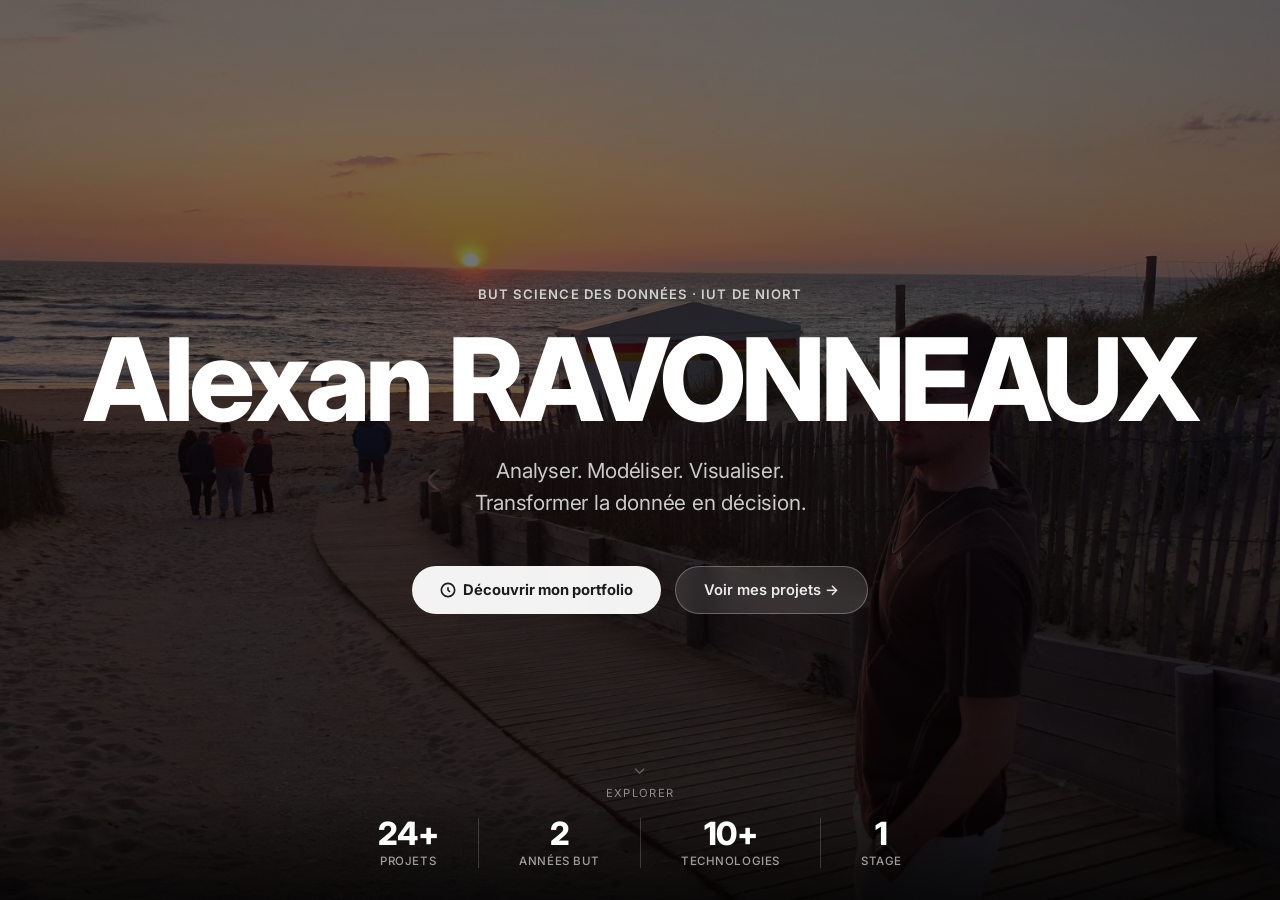
<file: index.html>
﻿<!DOCTYPE html>
<html lang="fr">
<head>
  <meta charset="UTF-8">
  <title>Alexan RAVONNEAUX — Data Scientist</title>
  <meta name="viewport" content="width=device-width, initial-scale=1.0">
  <meta name="description" content="Portfolio d'Alexan RAVONNEAUX, étudiant en BUT Science des Données à l'IUT de Niort.">
  <link rel="preconnect" href="https://fonts.googleapis.com">
  <link rel="preconnect" href="https://fonts.gstatic.com" crossorigin>
  <link href="https://fonts.googleapis.com/css2?family=Inter:wght@300;400;500;600;700;800;900&display=swap" rel="stylesheet">
  <link rel="icon" href="img/favicon.ico" type="image/x-icon">
  <style>
    *, *::before, *::after { box-sizing: border-box; margin: 0; padding: 0; }
    html, body {
      height: 100%;
      font-family: 'Inter', -apple-system, BlinkMacSystemFont, 'Helvetica Neue', sans-serif;
      -webkit-font-smoothing: antialiased;
      overflow: hidden;
      background: #000;
    }

    /* ── Background image ── */
    .hero-bg {
      position: fixed;
      inset: 0;
      background-image: url('img/oleron.JPG');
      background-size: cover;
      background-position: center 30%;
      filter: brightness(0.55);
      transform: scale(1.04);
      animation: bgDrift 25s ease-in-out infinite alternate;
    }
    @keyframes bgDrift {
      from { transform: scale(1.04) translate(0, 0); }
      to   { transform: scale(1.08) translate(-1%, 1%); }
    }

    /* ── Gradient overlay — Apple keynote style ── */
    .hero-overlay {
      position: fixed;
      inset: 0;
      background: linear-gradient(
        180deg,
        rgba(0,0,0,0.10) 0%,
        rgba(0,0,0,0.20) 40%,
        rgba(0,0,0,0.65) 100%
      );
    }

    /* ── Contenu centré ── */
    .hero-content {
      position: fixed;
      inset: 0;
      display: flex;
      flex-direction: column;
      align-items: center;
      justify-content: center;
      text-align: center;
      color: #fff;
      padding: 0 24px;
      animation: heroFadeIn 1.2s cubic-bezier(0.4, 0, 0.2, 1) both;
    }
    @keyframes heroFadeIn {
      from { opacity: 0; transform: translateY(24px); }
      to   { opacity: 1; transform: translateY(0); }
    }

    .hero-eyebrow {
      font-size: 0.82em;
      font-weight: 600;
      letter-spacing: 0.08em;
      color: rgba(255,255,255,0.75);
      margin-bottom: 20px;
      text-transform: uppercase;
    }

    .hero-name {
      font-size: clamp(3.5em, 9vw, 7.5em);
      font-weight: 800;
      letter-spacing: -0.04em;
      line-height: 1.0;
      margin-bottom: 18px;
    }

    .hero-tagline {
      font-size: clamp(1em, 2.5vw, 1.3em);
      font-weight: 400;
      color: rgba(255,255,255,0.78);
      letter-spacing: -0.01em;
      margin-bottom: 48px;
      line-height: 1.5;
    }

    .hero-btns {
      display: flex;
      gap: 14px;
      flex-wrap: wrap;
      justify-content: center;
    }

    .btn-hero-primary {
      display: inline-flex;
      align-items: center;
      gap: 7px;
      background: rgba(255,255,255,0.95);
      color: #1d1d1f;
      text-decoration: none;
      border-radius: 100px;
      padding: 14px 28px;
      font-size: 0.92em;
      font-weight: 700;
      font-family: inherit;
      transition: all 0.3s ease;
      backdrop-filter: blur(10px);
    }
    .btn-hero-primary:hover {
      background: #fff;
      transform: scale(1.03);
    }

    .btn-hero-ghost {
      display: inline-flex;
      align-items: center;
      gap: 7px;
      background: rgba(255,255,255,0.12);
      color: rgba(255,255,255,0.9);
      text-decoration: none;
      border-radius: 100px;
      padding: 14px 28px;
      font-size: 0.92em;
      font-weight: 600;
      font-family: inherit;
      border: 1px solid rgba(255,255,255,0.28);
      transition: all 0.3s ease;
      backdrop-filter: blur(10px);
    }
    .btn-hero-ghost:hover {
      background: rgba(255,255,255,0.2);
      transform: scale(1.03);
    }

    /* ── Stats bar (bas de page) ── */
    .hero-stats {
      position: fixed;
      bottom: 0;
      left: 0;
      right: 0;
      display: flex;
      justify-content: center;
      gap: 0;
      padding: 24px 40px 32px;
      background: linear-gradient(to top, rgba(0,0,0,0.6), transparent);
      animation: heroFadeIn 1.4s cubic-bezier(0.4, 0, 0.2, 1) 0.2s both;
    }

    .stat-item {
      text-align: center;
      color: white;
      padding: 0 40px;
    }

    .stat-item + .stat-item {
      border-left: 1px solid rgba(255,255,255,0.18);
    }

    .stat-num {
      font-size: 2em;
      font-weight: 800;
      letter-spacing: -0.03em;
      line-height: 1;
    }

    .stat-label {
      font-size: 0.72em;
      color: rgba(255,255,255,0.6);
      font-weight: 500;
      margin-top: 4px;
      text-transform: uppercase;
      letter-spacing: 0.05em;
    }

    /* ── Scroll cue ── */
    .scroll-cue {
      position: fixed;
      bottom: 100px;
      left: 50%;
      transform: translateX(-50%);
      display: flex;
      flex-direction: column;
      align-items: center;
      gap: 6px;
      color: rgba(255,255,255,0.5);
      font-size: 0.7em;
      letter-spacing: 0.12em;
      text-transform: uppercase;
      animation: cueFloat 2.5s ease-in-out infinite;
    }
    @keyframes cueFloat {
      0%, 100% { transform: translateX(-50%) translateY(0); opacity: 0.5; }
      50%       { transform: translateX(-50%) translateY(6px); opacity: 0.8; }
    }
    .scroll-cue svg { opacity: 0.6; }

    @media (max-width: 600px) {
      .stat-item { padding: 0 20px; }
      .stat-num  { font-size: 1.5em; }
      .hero-stats { padding: 20px 16px 28px; }
    }
  </style>
</head>
<body>
  <div class="hero-bg"></div>
  <div class="hero-overlay"></div>

  <div class="hero-content">
    <div class="hero-eyebrow">BUT Science des Données · IUT de Niort</div>
    <div class="hero-name">Alexan RAVONNEAUX</div>
    <div class="hero-tagline">
      Analyser. Modéliser. Visualiser.<br>
      Transformer la donnée en décision.
    </div>
    <div class="hero-btns">
      <a href="portfolio.html" class="btn-hero-primary">
        <svg width="16" height="16" viewBox="0 0 24 24" fill="none" stroke="currentColor" stroke-width="2.5"><circle cx="12" cy="12" r="10"/><path d="M12 8v4l3 3"/></svg>
        Découvrir mon portfolio
      </a>
      <a href="projets.html" class="btn-hero-ghost">
        Voir mes projets →
      </a>
    </div>
  </div>

  <div class="scroll-cue">
    <svg width="18" height="18" viewBox="0 0 24 24" fill="none" stroke="currentColor" stroke-width="2"><polyline points="6 9 12 15 18 9"/></svg>
    Explorer
  </div>

  <div class="hero-stats">
    <div class="stat-item">
      <div class="stat-num">24+</div>
      <div class="stat-label">Projets</div>
    </div>
    <div class="stat-item">
      <div class="stat-num">2</div>
      <div class="stat-label">Années BUT</div>
    </div>
    <div class="stat-item">
      <div class="stat-num">10+</div><div class="stat-label">Technologies</div>
    </div>
    <div class="stat-item">
      <div class="stat-num">1</div>
      <div class="stat-label">Stage</div>
    </div>
  </div>
</body>
</html>
</file>
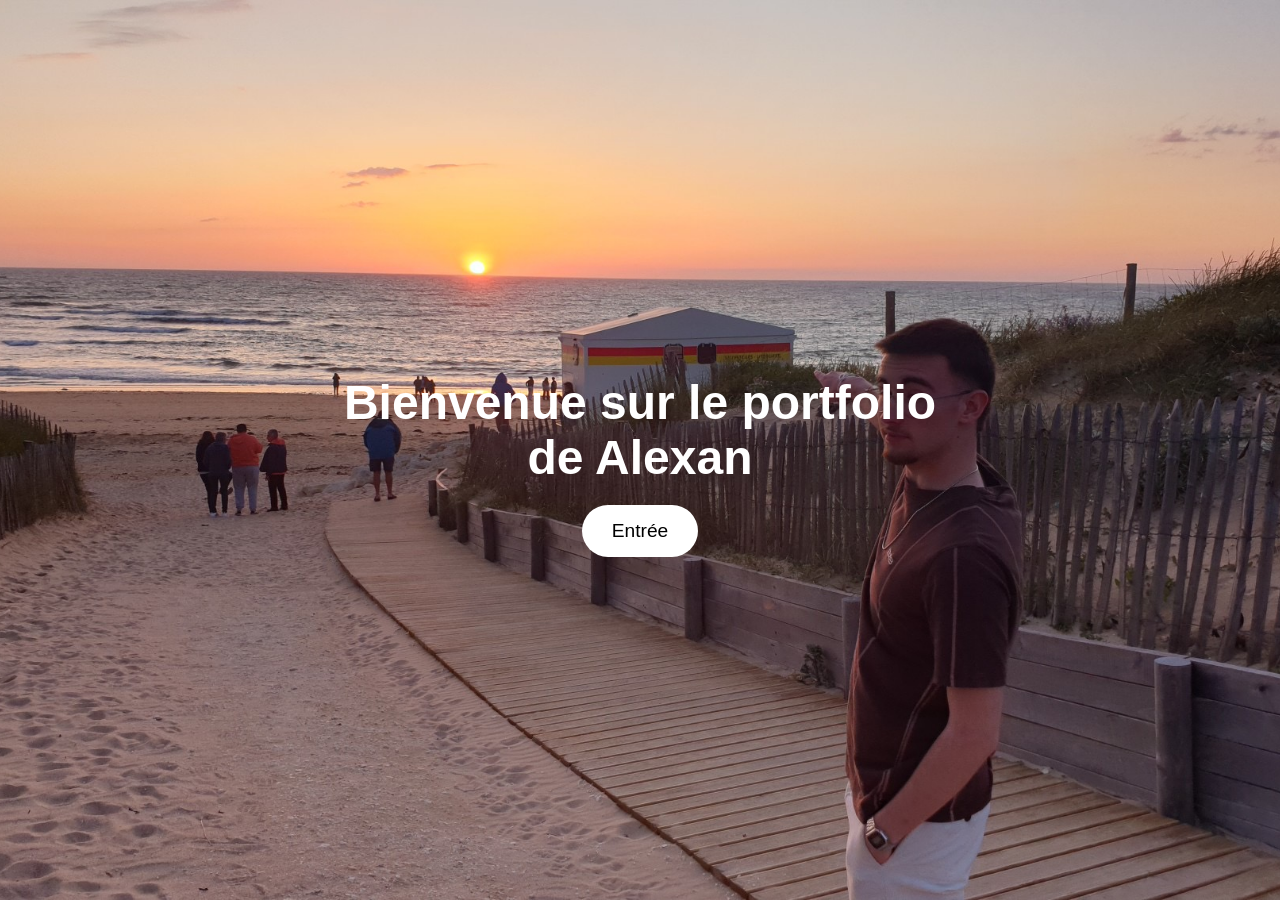
<file: portfolio/index.html>
<!DOCTYPE html>
<html lang="fr">
<head>
  <meta charset="UTF-8">
  <title>Accueil - Portfolio Alexan</title>
  <meta name="viewport" content="width=device-width, initial-scale=1.0">
  
  <!-- Favicon (à ajouter si tu as une icône) -->
  <link rel="icon" href="img/favicon.ico" type="image/x-icon">

  <style>
    html, body {
      margin: 0;
      padding: 0;
      height: 100%;
      font-family: -apple-system, BlinkMacSystemFont, "Segoe UI", Roboto, Oxygen,
        Ubuntu, Cantarell, "Open Sans", "Helvetica Neue", sans-serif;
    }

    .background {
      background-image: url('img/oleron.JPG'); /* Chemin vers ton image */
      background-size: cover;
      background-position: center;
      height: 100%;
      position: relative;
    }

    .content {
      position: absolute;
      top: 50%;
      left: 50%;
      transform: translate(-50%, -60%);
      color: white;
      text-align: center;
      opacity: 0;
      animation: fadeIn 1s ease-out forwards;
      animation-delay: 0.5s;
    }

    .content h1 {
      font-size: 3em;
      margin-bottom: 20px;
    }

    .btn {
      background-color: white;
      color: black;
      border: none;
      border-radius: 30px;
      padding: 15px 30px;
      font-size: 1.2em;
      cursor: pointer;
      transition: background-color 0.3s, color 0.3s, transform 0.1s;
    }

    .btn:hover {
      background-color: #e0e0e0;
    }

    .btn:active {
      transform: scale(0.98);
    }

    @keyframes fadeIn {
      to {
        opacity: 1;
        transform: translate(-50%, -50%);
      }
    }

    @media (max-width: 600px) {
      .content h1 {
        font-size: 2em;
      }

      .btn {
        font-size: 1em;
        padding: 12px 24px;
      }
    }
  </style>
</head>
<body>
  <div class="background">
    <div class="content">
      <h1>Bienvenue sur le portfolio de Alexan</h1>
      <a href="portfolio.html"><button class="btn">Entrée</button></a>
    </div>
  </div>
</body>
</html>
</file>
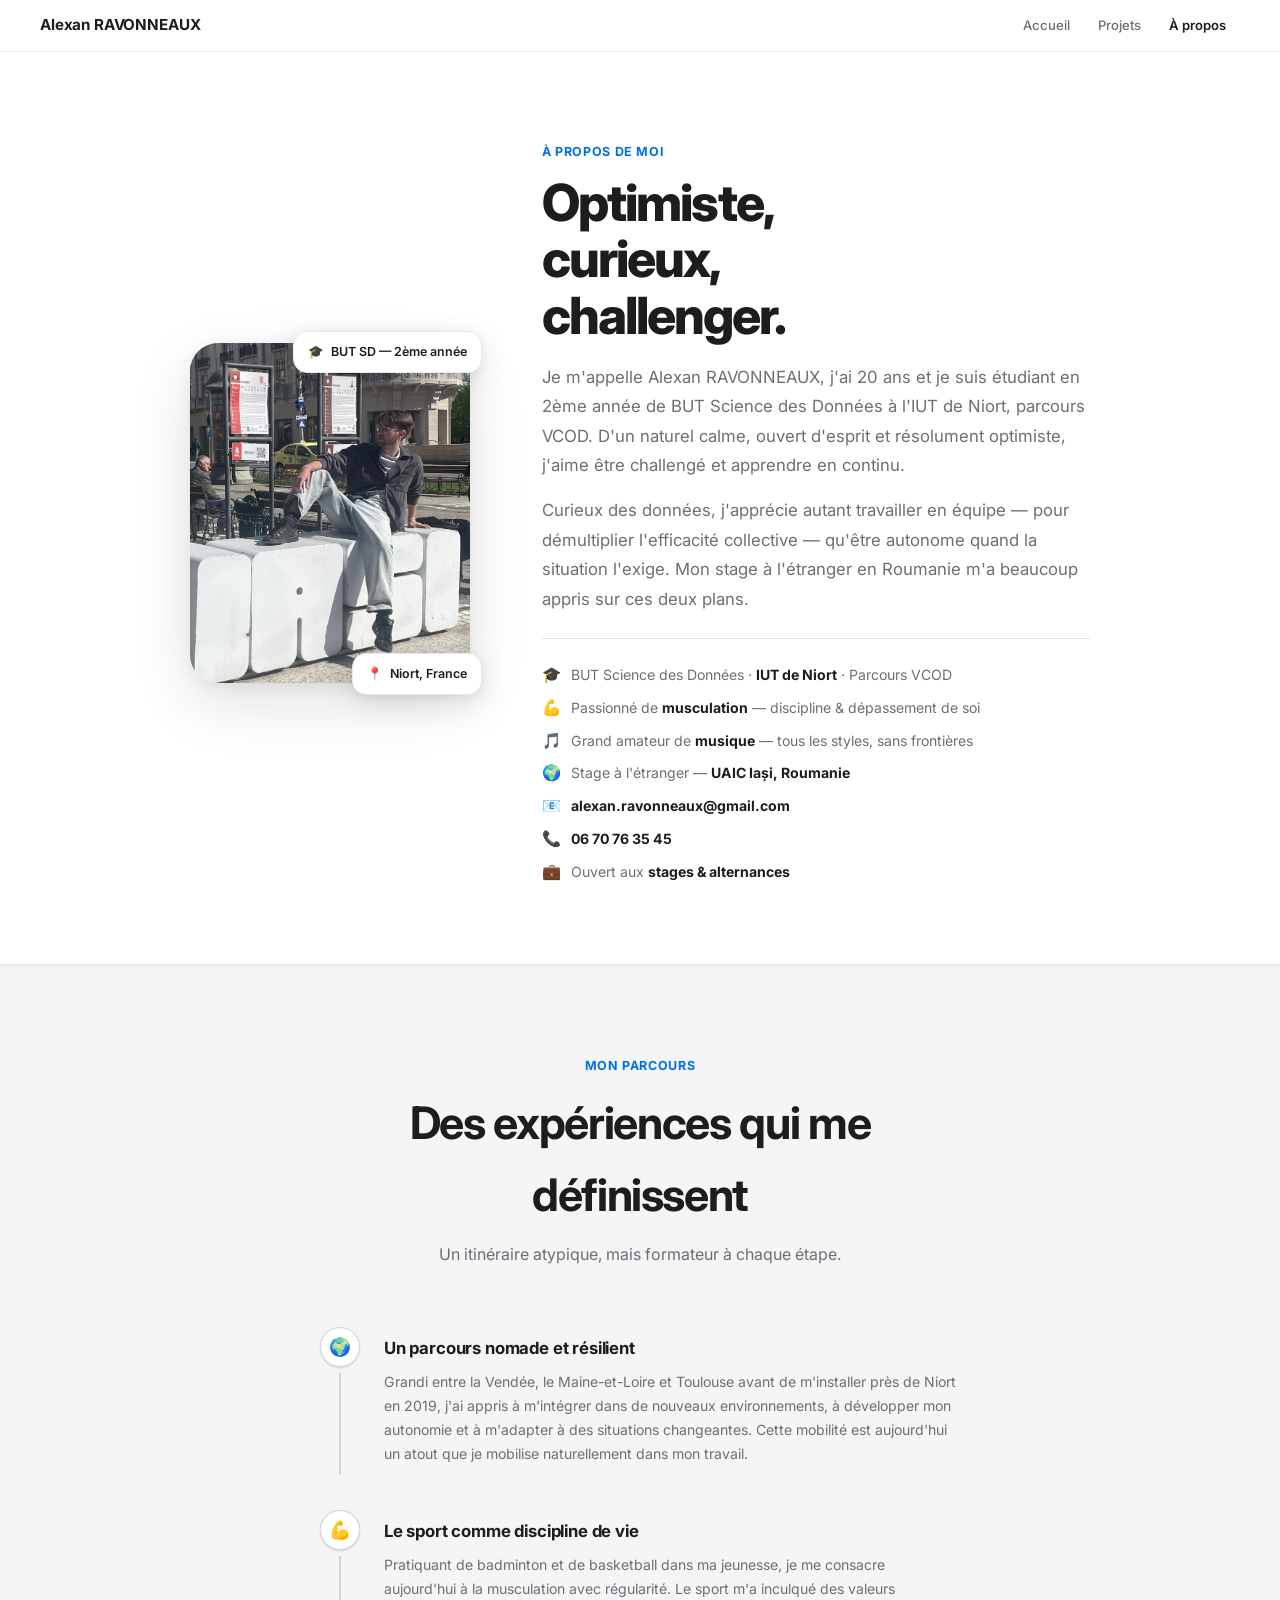
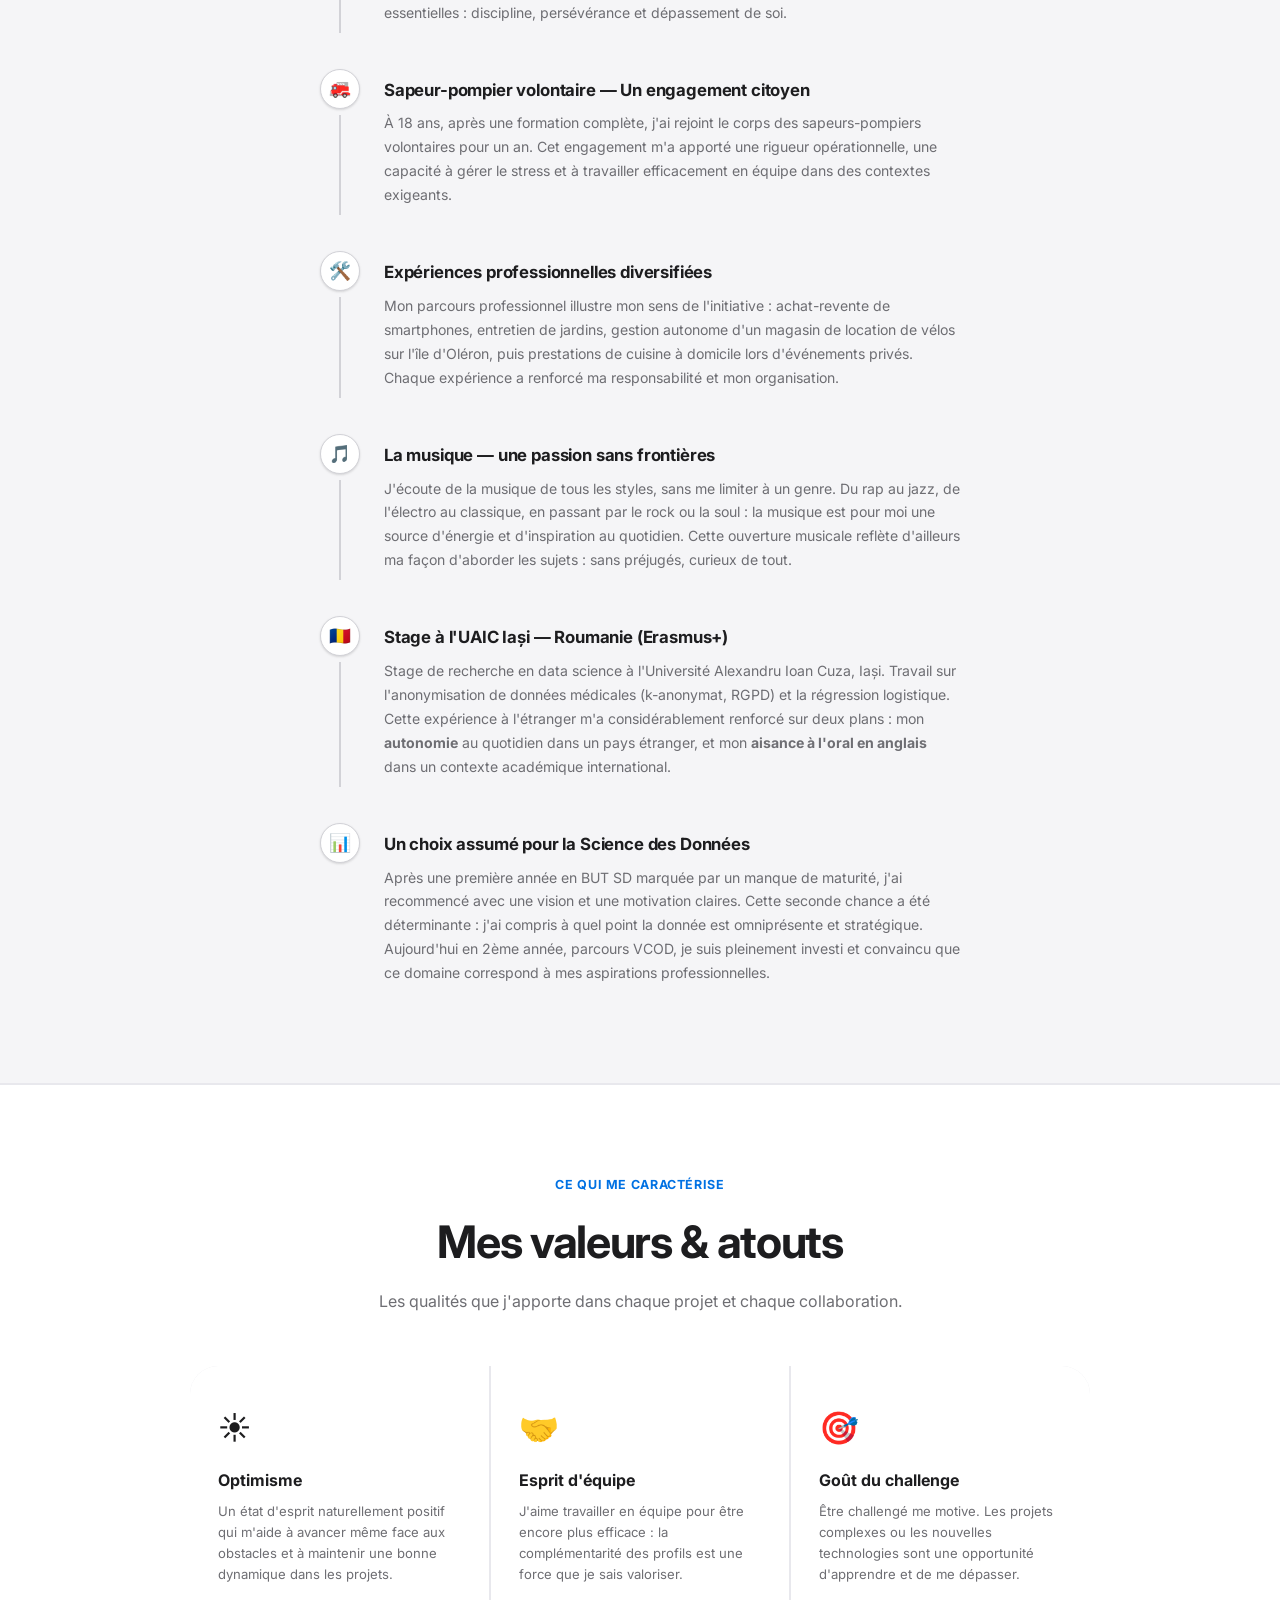
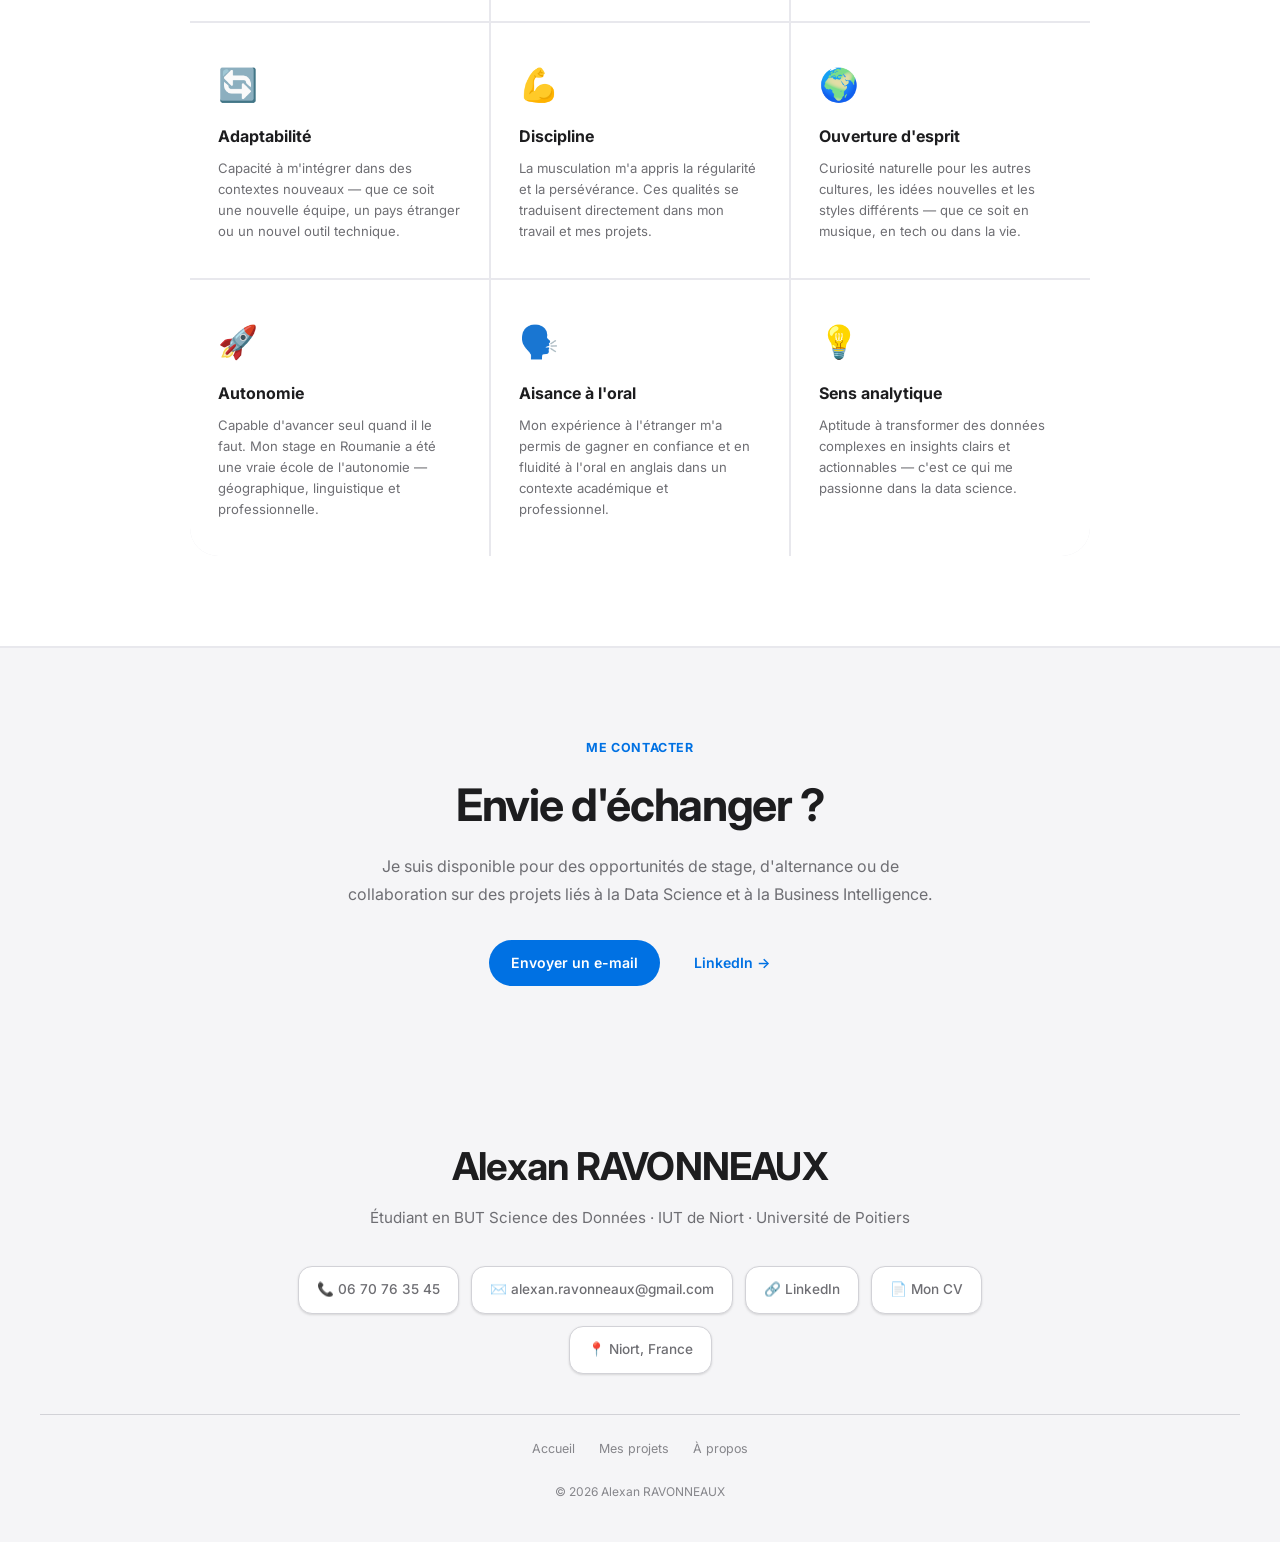
<file: apropos.html>
﻿<!DOCTYPE html>
<html lang="fr">
<head>
  <meta charset="UTF-8">
  <title>À propos — Alexan RAVONNEAUX</title>
  <meta name="viewport" content="width=device-width, initial-scale=1.0">
  <meta name="description" content="À propos d'Alexan RAVONNEAUX — parcours, expériences, valeurs et formation en BUT Science des Données à l'IUT de Niort.">
  <link rel="preconnect" href="https://fonts.googleapis.com">
  <link rel="preconnect" href="https://fonts.gstatic.com" crossorigin>
  <link href="https://fonts.googleapis.com/css2?family=Inter:wght@300;400;500;600;700;800;900&display=swap" rel="stylesheet">
  <link rel="stylesheet" href="style.css">
  <link rel="icon" href="img/favicon.ico" type="image/x-icon">

  <style>
    body { padding-top: 52px; }

    /* ══════════════════════════════
       INTRO HERO (blanc)
    ══════════════════════════════ */
    .about-hero {
      background: var(--white);
      border-bottom: 1px solid var(--gray-mid);
    }

    .about-hero-inner {
      max-width: 980px;
      margin: 0 auto;
      padding: 90px 40px 80px;
      display: flex;
      gap: 72px;
      align-items: center;
      flex-wrap: wrap;
    }

    /* Photo */
    .about-photo-frame {
      position: relative;
      flex-shrink: 0;
    }

    .about-photo {
      width: 280px;
      height: 340px;
      object-fit: cover;
      border-radius: var(--radius-xl);
      display: block;
      box-shadow: var(--shadow-lg);
    }

    /* Infos flottantes */
    .info-float {
      position: absolute;
      background: var(--white);
      border-radius: var(--radius-md);
      box-shadow: var(--shadow-md);
      padding: 10px 14px;
      font-size: 0.78em;
      font-weight: 600;
      color: var(--text-primary);
      display: flex;
      align-items: center;
      gap: 7px;
      white-space: nowrap;
      border: 1px solid var(--gray-mid);
    }

    .info-float.bottom-right {
      bottom: -12px; right: -12px;
    }

    .info-float.top-right {
      top: -12px; right: -12px;
    }

    /* Texte */
    .about-intro-text { flex: 1; min-width: 260px; }

    .about-intro-text h1 {
      font-size: clamp(2em, 4vw, 3.2em);
      font-weight: 800;
      letter-spacing: -0.04em;
      line-height: 1.1;
      margin-bottom: 20px;
      color: var(--text-primary);
    }

    .about-intro-text p {
      font-size: 1.05em;
      color: var(--text-secondary);
      line-height: 1.75;
      margin-bottom: 16px;
    }

    /* Quick infos */
    .quick-facts {
      display: flex;
      flex-direction: column;
      gap: 8px;
      margin-top: 24px;
      padding-top: 24px;
      border-top: 1px solid var(--gray-mid);
    }

    .qf-item {
      display: flex;
      align-items: center;
      gap: 10px;
      font-size: 0.88em;
      color: var(--text-secondary);
    }

    .qf-item .qf-icon { font-size: 1.1em; }
    .qf-item strong   { color: var(--text-primary); }

    /* ══════════════════════════════
       TIMELINE (gris)
    ══════════════════════════════ */
    .timeline-section {
      background: var(--gray-light);
      border-bottom: 1px solid var(--gray-mid);
    }

    .timeline-inner {
      max-width: 720px;
      margin: 0 auto;
      padding: 90px 40px;
    }

    .timeline-header {
      text-align: center;
      margin-bottom: 60px;
    }

    .timeline-header h2 {
      font-size: clamp(1.8em, 3.5vw, 2.8em);
      font-weight: 700;
      letter-spacing: -0.03em;
      margin-bottom: 10px;
    }

    .timeline-header p {
      color: var(--text-secondary);
      font-size: 1em;
    }

    /* Timeline items */
    .tl-list {
      display: flex;
      flex-direction: column;
      gap: 0;
    }

    .tl-item {
      display: flex;
      gap: 24px;
      padding-bottom: 36px;
    }

    .tl-item:last-child { padding-bottom: 0; }

    .tl-left {
      display: flex;
      flex-direction: column;
      align-items: center;
      gap: 0;
      flex-shrink: 0;
    }

    .tl-dot {
      width: 40px;
      height: 40px;
      border-radius: 50%;
      background: var(--white);
      border: 1.5px solid var(--gray-border);
      box-shadow: var(--shadow-xs);
      display: flex;
      align-items: center;
      justify-content: center;
      font-size: 1.1em;
      transition: var(--transition);
      flex-shrink: 0;
    }

    .tl-item:hover .tl-dot {
      background: var(--text-primary);
      border-color: var(--text-primary);
      box-shadow: 0 4px 16px rgba(0,0,0,0.15);
    }

    .tl-line {
      flex: 1;
      width: 1.5px;
      background: var(--gray-border);
      margin-top: 6px;
    }

    .tl-body {
      padding-top: 8px;
      padding-bottom: 8px;
    }

    .tl-body h3 {
      font-size: 1.05em;
      font-weight: 700;
      color: var(--text-primary);
      margin-bottom: 8px;
      letter-spacing: -0.01em;
    }

    .tl-body p {
      font-size: 0.88em;
      color: var(--text-secondary);
      line-height: 1.7;
    }

    /* ══════════════════════════════
       VALEURS (blanc)
    ══════════════════════════════ */
    .values-section {
      background: var(--white);
      border-bottom: 1px solid var(--gray-mid);
    }

    .values-inner {
      max-width: 980px;
      margin: 0 auto;
      padding: 90px 40px;
    }

    .values-header {
      text-align: center;
      margin-bottom: 52px;
    }

    .values-header h2 {
      font-size: clamp(1.8em, 3.5vw, 2.8em);
      font-weight: 700;
      letter-spacing: -0.03em;
      margin-bottom: 10px;
    }

    .values-header p {
      color: var(--text-secondary);
      font-size: 1em;
    }

    .values-grid {
      display: grid;
      grid-template-columns: repeat(3, 1fr);
      gap: 2px;
      background: var(--gray-mid);
      border-radius: var(--radius-xl);
      overflow: hidden;
    }

    @media (max-width: 900px) {
      .values-grid { grid-template-columns: repeat(2, 1fr); }
    }

    .value-tile {
      background: var(--white);
      padding: 36px 28px;
      transition: var(--transition);
    }

    .value-tile:hover {
      background: var(--gray-light);
    }

    .value-tile .vt-icon {
      font-size: 2em;
      margin-bottom: 14px;
      display: block;
    }

    .value-tile h3 {
      font-size: 1em;
      font-weight: 700;
      color: var(--text-primary);
      margin-bottom: 8px;
    }

    .value-tile p {
      font-size: 0.82em;
      color: var(--text-secondary);
      line-height: 1.6;
    }

    /* ══════════════════════════════
       CTA (gris)
    ══════════════════════════════ */
    .about-cta {
      background: var(--gray-light);
    }

    .about-cta-inner {
      max-width: 680px;
      margin: 0 auto;
      padding: 90px 40px;
      text-align: center;
    }

    .about-cta-inner h2 {
      font-size: clamp(1.8em, 3.5vw, 2.8em);
      font-weight: 700;
      letter-spacing: -0.03em;
      margin-bottom: 12px;
    }

    .about-cta-inner p {
      color: var(--text-secondary);
      font-size: 1em;
      margin-bottom: 32px;
      line-height: 1.7;
    }

    @media (max-width: 768px) {
      .about-hero-inner { flex-direction: column; gap: 40px; padding: 70px 24px 60px; }
      .about-photo { width: 100%; max-width: 280px; height: 300px; }
      .timeline-inner, .values-inner, .about-cta-inner { padding: 70px 24px; }
      .values-grid { grid-template-columns: repeat(2, 1fr); }
      .info-float.top-right { display: none; }
    }

    @media (max-width: 500px) {
      .values-grid { grid-template-columns: 1fr; }
    }
  </style>
</head>
<body>

  <!-- NAVBAR -->
  <nav class="navbar" id="navbar">
    <a href="index.html" class="navbar-brand">Alexan RAVONNEAUX</a>
    <div class="navbar-links">
      <a href="portfolio.html">Accueil</a>
      <a href="projets.html">Projets</a>
      <a href="apropos.html" class="active">À propos</a>
    </div>
  </nav>

  <!-- ── SECTION 1 : INTRO ── -->
  <section class="about-hero">
    <div class="about-hero-inner">

      <!-- Photo -->
      <div class="about-photo-frame reveal">
        <img src="img/moi_iasi.jpeg" alt="Alexan RAVONNEAUX" class="about-photo">
        <div class="info-float bottom-right">
          <span>📍</span> Niort, France
        </div>
        <div class="info-float top-right">
          <span>🎓</span> BUT SD — 2ème année
        </div>
      </div>

      <!-- Texte -->
      <div class="about-intro-text reveal reveal-delay-1">
        <div class="label">À propos de moi</div>
        <h1>Optimiste,<br>curieux,<br>challenger.</h1>
        <p>
          Je m'appelle Alexan RAVONNEAUX, j'ai 20 ans et je suis étudiant en 2ème année de BUT Science des Données à l'IUT de Niort, parcours VCOD. 
          D'un naturel calme, ouvert d'esprit et résolument optimiste, j'aime être challengé et apprendre en continu.
        </p>
        <p>
          Curieux des données, j'apprécie autant travailler en équipe — pour démultiplier l'efficacité collective — qu'être autonome quand la situation l'exige. Mon stage à l'étranger en Roumanie m'a beaucoup appris sur ces deux plans.
        </p>
        <div class="quick-facts">
          <div class="qf-item"><span class="qf-icon">🎓</span> <span>BUT Science des Données · <strong>IUT de Niort</strong> · Parcours VCOD</span></div>
          <div class="qf-item"><span class="qf-icon">💪</span> <span>Passionné de <strong>musculation</strong> — discipline & dépassement de soi</span></div>
          <div class="qf-item"><span class="qf-icon">🎵</span> <span>Grand amateur de <strong>musique</strong> — tous les styles, sans frontières</span></div>
          <div class="qf-item"><span class="qf-icon">🌍</span> <span>Stage à l'étranger — <strong>UAIC Iași, Roumanie</strong></span></div>
          <div class="qf-item"><span class="qf-icon">📧</span> <span><strong>alexan.ravonneaux@gmail.com</strong></span></div>
          <div class="qf-item"><span class="qf-icon">📞</span> <span><strong>06 70 76 35 45</strong></span></div>
          <div class="qf-item"><span class="qf-icon">💼</span> <span>Ouvert aux <strong>stages & alternances</strong></span></div>
        </div>
      </div>

    </div>
  </section>

  <div class="divider"></div>

  <!-- ── SECTION 2 : TIMELINE ── -->
  <section class="timeline-section">
    <div class="timeline-inner">
      <div class="timeline-header reveal">
        <div class="label">Mon parcours</div>
        <h2>Des expériences qui me définissent</h2>
        <p>Un itinéraire atypique, mais formateur à chaque étape.</p>
      </div>

      <div class="tl-list">

        <div class="tl-item reveal">
          <div class="tl-left">
            <div class="tl-dot">🌍</div>
            <div class="tl-line"></div>
          </div>
          <div class="tl-body">
            <h3>Un parcours nomade et résilient</h3>
            <p>
              Grandi entre la Vendée, le Maine-et-Loire et Toulouse avant de m'installer près de Niort en 2019, 
              j'ai appris à m'intégrer dans de nouveaux environnements, à développer mon autonomie et à m'adapter 
              à des situations changeantes. Cette mobilité est aujourd'hui un atout que je mobilise naturellement dans mon travail.
            </p>
          </div>
        </div>

        <div class="tl-item reveal">
          <div class="tl-left">
            <div class="tl-dot">💪</div>
            <div class="tl-line"></div>
          </div>
          <div class="tl-body">
            <h3>Le sport comme discipline de vie</h3>
            <p>
              Pratiquant de badminton et de basketball dans ma jeunesse, je me consacre aujourd'hui à la musculation avec régularité. 
              Le sport m'a inculqué des valeurs essentielles : discipline, persévérance et dépassement de soi.
            </p>
          </div>
        </div>

        <div class="tl-item reveal">
          <div class="tl-left">
            <div class="tl-dot">🚒</div>
            <div class="tl-line"></div>
          </div>
          <div class="tl-body">
            <h3>Sapeur-pompier volontaire — Un engagement citoyen</h3>
            <p>
              À 18 ans, après une formation complète, j'ai rejoint le corps des sapeurs-pompiers volontaires pour un an. 
              Cet engagement m'a apporté une rigueur opérationnelle, une capacité à gérer le stress et 
              à travailler efficacement en équipe dans des contextes exigeants.
            </p>
          </div>
        </div>

        <div class="tl-item reveal">
          <div class="tl-left">
            <div class="tl-dot">🛠️</div>
            <div class="tl-line"></div>
          </div>
          <div class="tl-body">
            <h3>Expériences professionnelles diversifiées</h3>
            <p>
              Mon parcours professionnel illustre mon sens de l'initiative : achat-revente de smartphones, 
              entretien de jardins, gestion autonome d'un magasin de location de vélos sur l'île d'Oléron, 
              puis prestations de cuisine à domicile lors d'événements privés. 
              Chaque expérience a renforcé ma responsabilité et mon organisation.
            </p>
          </div>
        </div>

        <div class="tl-item reveal">
          <div class="tl-left">
            <div class="tl-dot">🎵</div>
            <div class="tl-line"></div>
          </div>
          <div class="tl-body">
            <h3>La musique — une passion sans frontières</h3>
            <p>
              J'écoute de la musique de tous les styles, sans me limiter à un genre. Du rap au jazz, de l'électro au classique, 
              en passant par le rock ou la soul : la musique est pour moi une source d'énergie et d'inspiration au quotidien. 
              Cette ouverture musicale reflète d'ailleurs ma façon d'aborder les sujets : sans préjugés, curieux de tout.
            </p>
          </div>
        </div>

        <div class="tl-item reveal">
          <div class="tl-left">
            <div class="tl-dot">🇷🇴</div>
            <div class="tl-line"></div>
          </div>
          <div class="tl-body">
            <h3>Stage à l'UAIC Iași — Roumanie (Erasmus+)</h3>
            <p>
              Stage de recherche en data science à l'Université Alexandru Ioan Cuza, Iași. Travail sur l'anonymisation 
              de données médicales (k-anonymat, RGPD) et la régression logistique. Cette expérience à l'étranger 
              m'a considérablement renforcé sur deux plans : mon <strong>autonomie</strong> au quotidien dans un pays 
              étranger, et mon <strong>aisance à l'oral en anglais</strong> dans un contexte académique international.
            </p>
          </div>
        </div>

        <div class="tl-item reveal">
          <div class="tl-left">
            <div class="tl-dot">📊</div>
          </div>
          <div class="tl-body">
            <h3>Un choix assumé pour la Science des Données</h3>
            <p>
              Après une première année en BUT SD marquée par un manque de maturité, j'ai recommencé avec une vision et une 
              motivation claires. Cette seconde chance a été déterminante : j'ai compris à quel point la donnée est 
              omniprésente et stratégique. Aujourd'hui en 2ème année, parcours VCOD, je suis pleinement investi et convaincu 
              que ce domaine correspond à mes aspirations professionnelles.
            </p>
          </div>
        </div>

      </div>
    </div>
  </section>

  <div class="divider"></div>

  <!-- ── SECTION 3 : VALEURS ── -->
  <section class="values-section">
    <div class="values-inner">
      <div class="values-header reveal">
        <div class="label">Ce qui me caractérise</div>
        <h2>Mes valeurs & atouts</h2>
        <p>Les qualités que j'apporte dans chaque projet et chaque collaboration.</p>
      </div>
      <div class="values-grid reveal reveal-delay-1">
        <div class="value-tile">
          <span class="vt-icon">☀️</span>
          <h3>Optimisme</h3>
          <p>Un état d'esprit naturellement positif qui m'aide à avancer même face aux obstacles et à maintenir une bonne dynamique dans les projets.</p>
        </div>
        <div class="value-tile">
          <span class="vt-icon">🤝</span>
          <h3>Esprit d'équipe</h3>
          <p>J'aime travailler en équipe pour être encore plus efficace : la complémentarité des profils est une force que je sais valoriser.</p>
        </div>
        <div class="value-tile">
          <span class="vt-icon">🎯</span>
          <h3>Goût du challenge</h3>
          <p>Être challengé me motive. Les projets complexes ou les nouvelles technologies sont une opportunité d'apprendre et de me dépasser.</p>
        </div>
        <div class="value-tile">
          <span class="vt-icon">🔄</span>
          <h3>Adaptabilité</h3>
          <p>Capacité à m'intégrer dans des contextes nouveaux — que ce soit une nouvelle équipe, un pays étranger ou un nouvel outil technique.</p>
        </div>
        <div class="value-tile">
          <span class="vt-icon">💪</span>
          <h3>Discipline</h3>
          <p>La musculation m'a appris la régularité et la persévérance. Ces qualités se traduisent directement dans mon travail et mes projets.</p>
        </div>
        <div class="value-tile">
          <span class="vt-icon">🌍</span>
          <h3>Ouverture d'esprit</h3>
          <p>Curiosité naturelle pour les autres cultures, les idées nouvelles et les styles différents — que ce soit en musique, en tech ou dans la vie.</p>
        </div>
        <div class="value-tile">
          <span class="vt-icon">🚀</span>
          <h3>Autonomie</h3>
          <p>Capable d'avancer seul quand il le faut. Mon stage en Roumanie a été une vraie école de l'autonomie — géographique, linguistique et professionnelle.</p>
        </div>
        <div class="value-tile">
          <span class="vt-icon">🗣️</span>
          <h3>Aisance à l'oral</h3>
          <p>Mon expérience à l'étranger m'a permis de gagner en confiance et en fluidité à l'oral en anglais dans un contexte académique et professionnel.</p>
        </div>
        <div class="value-tile">
          <span class="vt-icon">💡</span>
          <h3>Sens analytique</h3>
          <p>Aptitude à transformer des données complexes en insights clairs et actionnables — c'est ce qui me passionne dans la data science.</p>
        </div>
      </div>
    </div>
  </section>

  <div class="divider"></div>

  <!-- ── SECTION 4 : CTA ── -->
  <section class="about-cta">
    <div class="about-cta-inner reveal">
      <div class="label">Me contacter</div>
      <h2>Envie d'échanger ?</h2>
      <p>
        Je suis disponible pour des opportunités de stage, d'alternance ou de collaboration sur des projets liés à la Data Science et à la Business Intelligence.
      </p>
      <div style="display:flex;gap:12px;justify-content:center;flex-wrap:wrap;">
        <a href="mailto:alexan.ravonneaux@gmail.com" class="btn-apple">Envoyer un e-mail</a>
        <a href="https://www.linkedin.com/in/alexan-ravonneaux-302b5a312/" class="btn-apple-ghost" target="_blank">LinkedIn →</a>
      </div>
    </div>
  </section>

  <!-- FOOTER -->
  <footer class="site-footer">
    <h2>Alexan RAVONNEAUX</h2>
    <p class="footer-sub">Étudiant en BUT Science des Données · IUT de Niort · Université de Poitiers</p>
    <div class="contact-grid">
      <a href="tel:0670763545" class="contact-item">📞 06 70 76 35 45</a>
      <a href="mailto:alexan.ravonneaux@gmail.com" class="contact-item">✉️ alexan.ravonneaux@gmail.com</a>
      <a href="https://www.linkedin.com/in/alexan-ravonneaux-302b5a312/" target="_blank" class="contact-item">🔗 LinkedIn</a>
      <a href="docs/Alexan RAVONNEAUX.pdf" class="contact-item" download>📄 Mon CV</a>
      <a class="contact-item">📍 Niort, France</a>
    </div>
    <nav class="footer-nav">
      <a href="portfolio.html">Accueil</a>
      <a href="projets.html">Mes projets</a>
      <a href="apropos.html">À propos</a>
    </nav>
    <p class="footer-copy">© 2026 Alexan RAVONNEAUX</p>
  </footer>

  <script>
    // ── Navbar ──
    const navbar = document.getElementById('navbar');
    window.addEventListener('scroll', () => {
      navbar.classList.toggle('scrolled', window.scrollY > 10);
    }, { passive: true });

    // ── Reveal ──
    const obs = new IntersectionObserver(entries => {
      entries.forEach(e => { if (e.isIntersecting) e.target.classList.add('visible'); });
    }, { threshold: 0.12 });
    document.querySelectorAll('.reveal').forEach(el => obs.observe(el));
  </script>

</body>
</html>
</file>
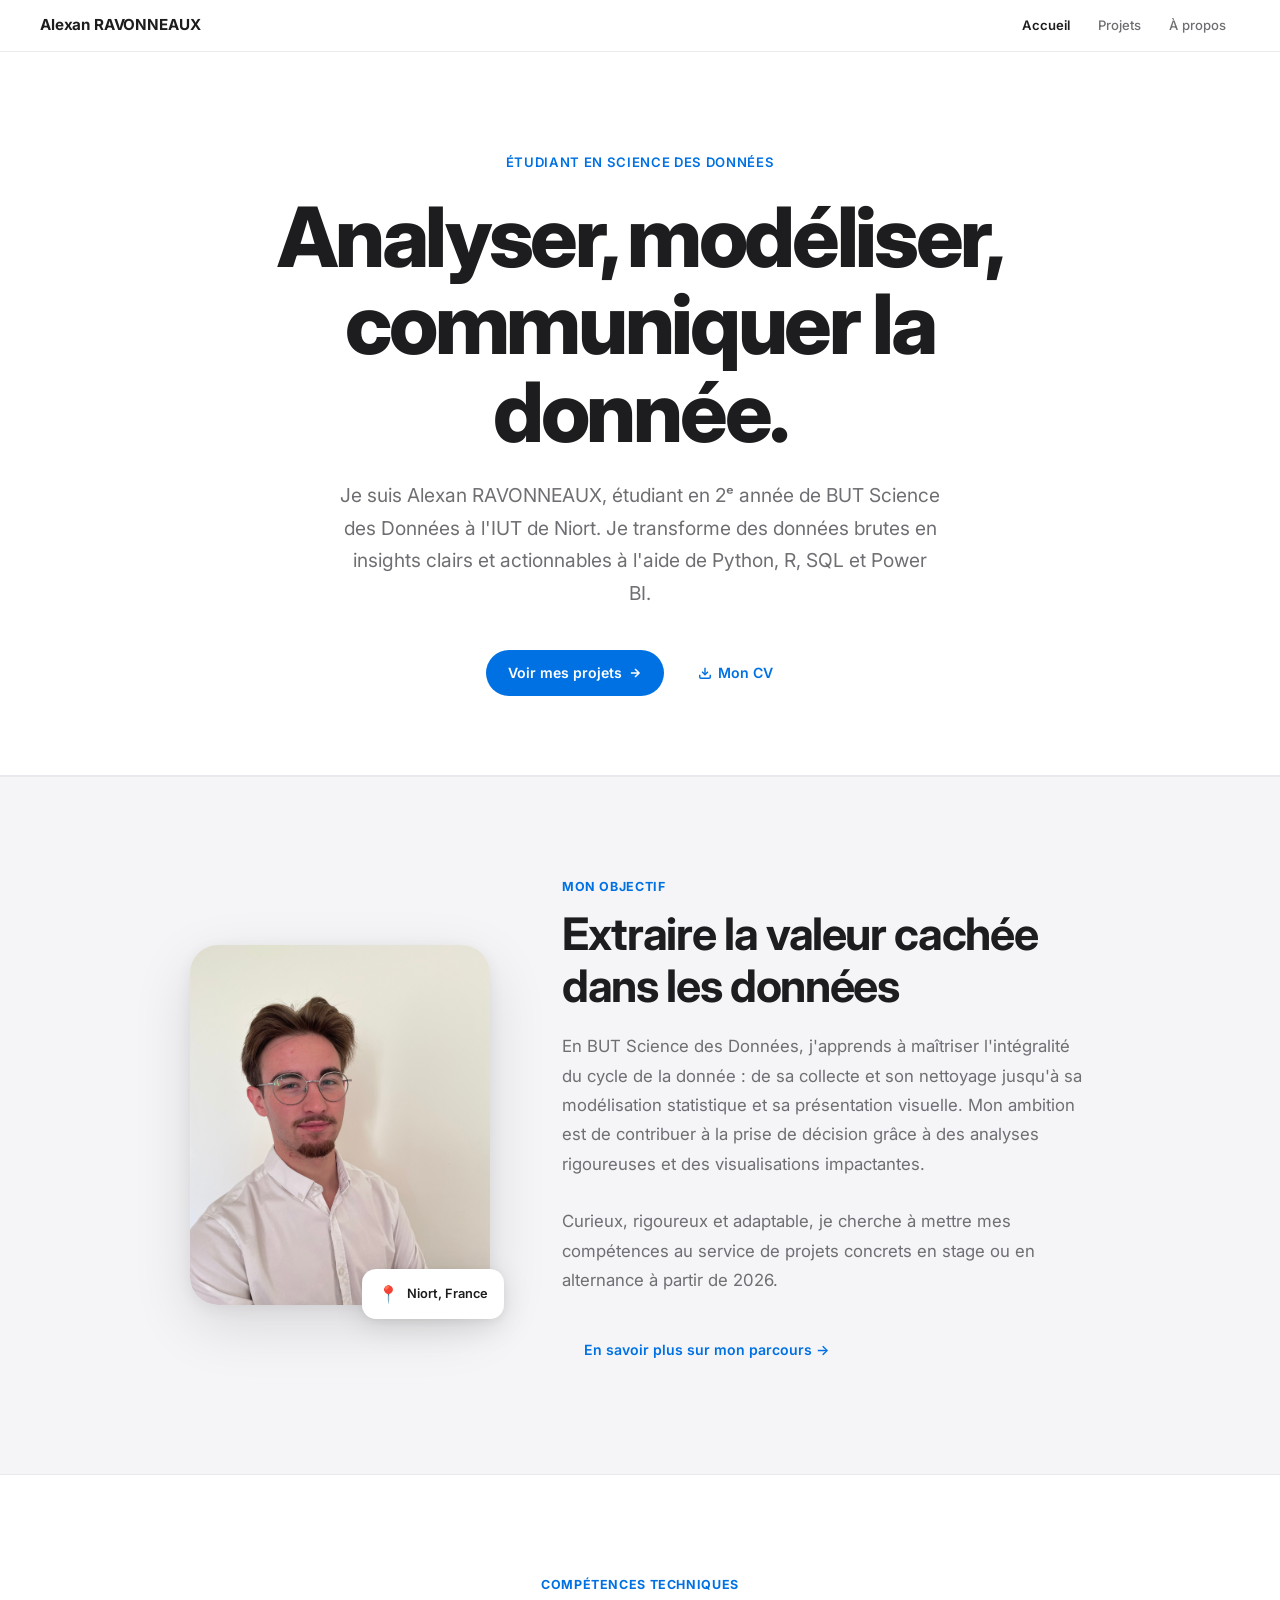
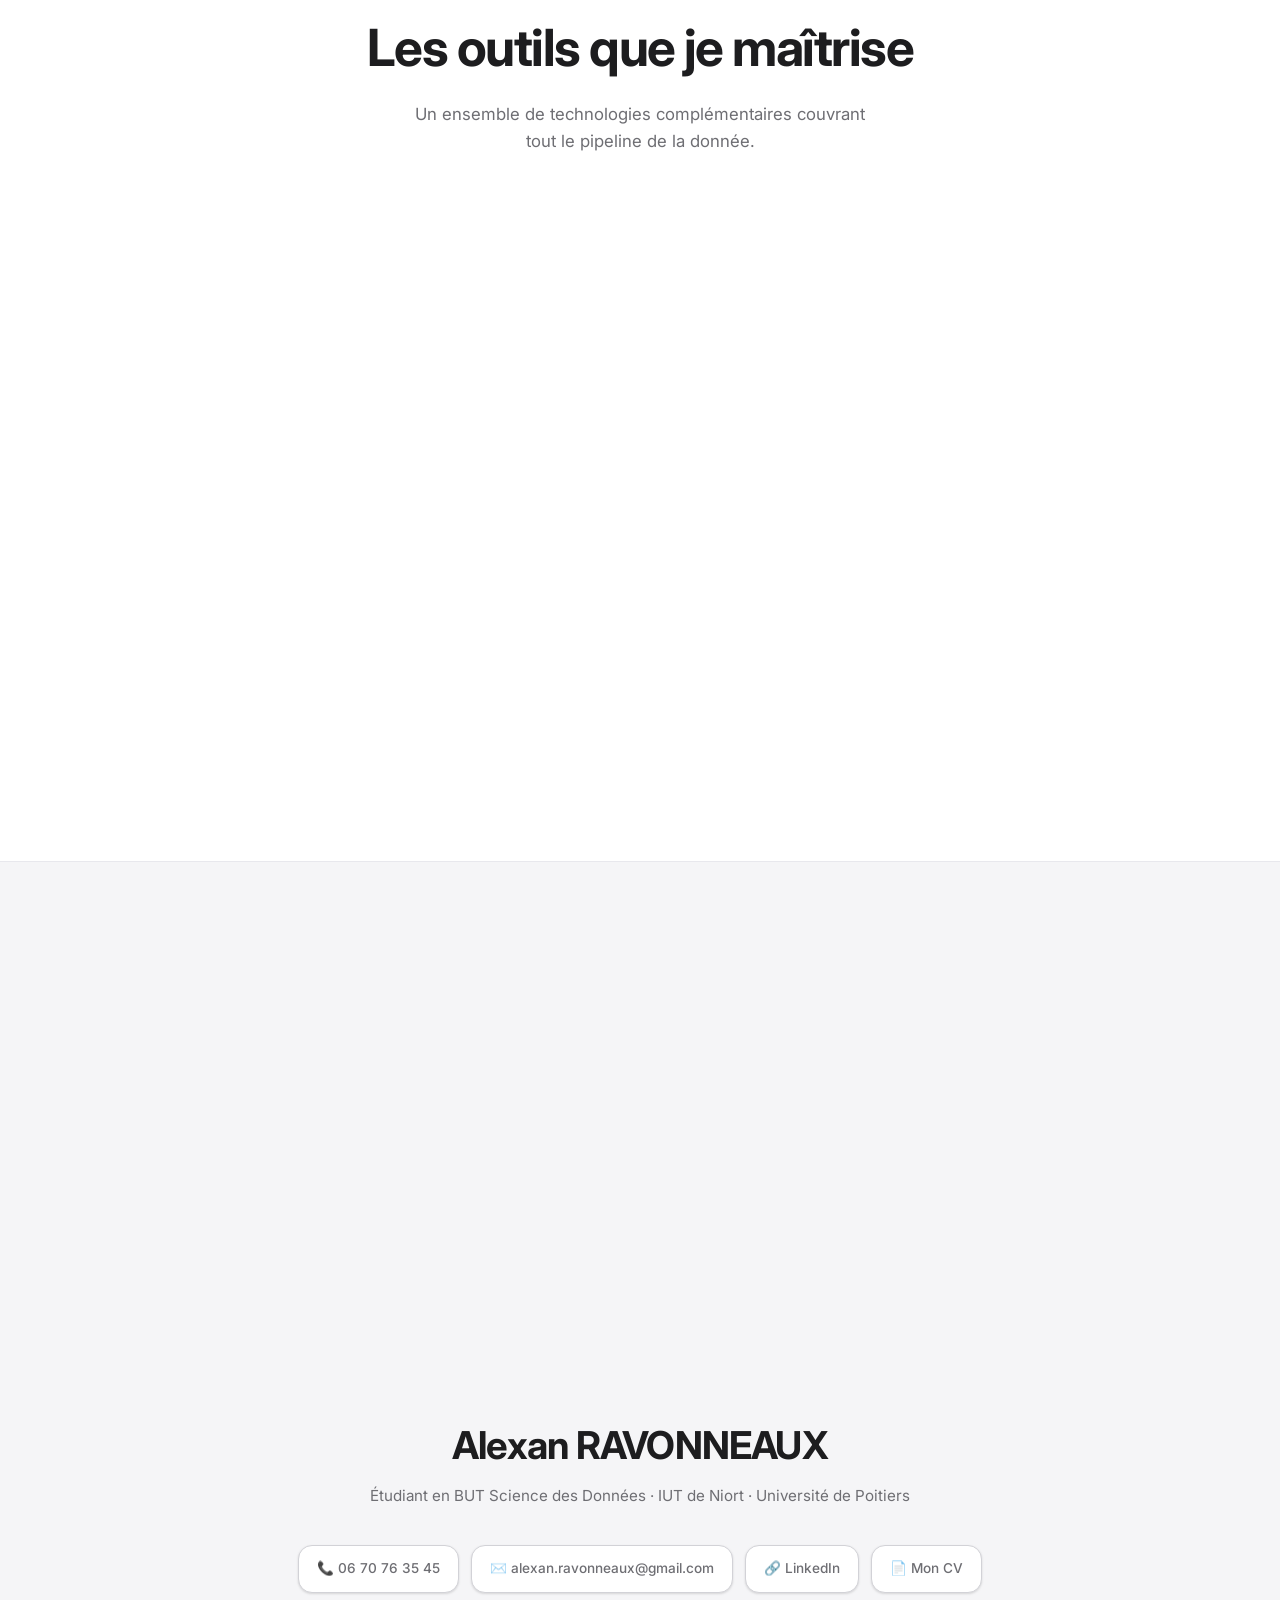
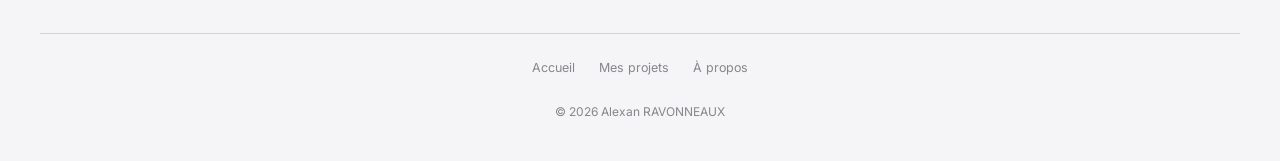
<file: portfolio.html>
﻿<!DOCTYPE html>
<html lang="fr">
<head>
  <meta charset="UTF-8">
  <title>Accueil — Alexan RAVONNEAUX</title>
  <meta name="viewport" content="width=device-width, initial-scale=1.0">
  <meta name="description" content="Alexan RAVONNEAUX — étudiant en BUT Science des Données à l'IUT de Niort. Python, R, SQL, Power BI.">
  <link rel="preconnect" href="https://fonts.googleapis.com">
  <link rel="preconnect" href="https://fonts.gstatic.com" crossorigin>
  <link href="https://fonts.googleapis.com/css2?family=Inter:wght@300;400;500;600;700;800;900&display=swap" rel="stylesheet">
  <link rel="stylesheet" href="style.css">
  <link rel="icon" href="img/favicon.ico" type="image/x-icon">

  <style>

    body { padding-top: 52px; }

    /* ════════════════════════════════
       HERO — Section 1 (blanc)
    ════════════════════════════════ */
    .hero-section {
      background: var(--white);
      padding: 100px 40px 80px;
      text-align: center;
      position: relative;
      overflow: hidden;
    }

    .hero-section::after {
      content: '';
      position: absolute;
      bottom: 0; left: 0; right: 0;
      height: 1px;
      background: var(--gray-mid);
    }

    .hero-section .hero-inner {
      max-width: 860px;
      margin: 0 auto;
    }

    .hero-section .tagline {
      font-size: 0.82em;
      font-weight: 600;
      letter-spacing: 0.05em;
      text-transform: uppercase;
      color: var(--blue);
      margin-bottom: 20px;
    }

    .hero-section h1 {
      font-size: clamp(2.6em, 6.5vw, 5.2em);
      font-weight: 800;
      letter-spacing: -0.04em;
      line-height: 1.05;
      color: var(--text-primary);
      margin-bottom: 24px;
    }

    .hero-section .hero-desc {
      font-size: clamp(1em, 1.8vw, 1.2em);
      color: var(--text-secondary);
      line-height: 1.7;
      max-width: 600px;
      margin: 0 auto 40px;
    }

    .hero-actions {
      display: flex;
      gap: 12px;
      justify-content: center;
      flex-wrap: wrap;
    }

    /* ════════════════════════════════
       PHOTO + INTRO — Section 2 (gris)
    ════════════════════════════════ */
    .intro-section {
      background: var(--gray-light);
    }

    .intro-inner {
      max-width: 980px;
      margin: 0 auto;
      padding: 100px 40px;
      display: flex;
      gap: 72px;
      align-items: center;
      flex-wrap: wrap;
    }

    .intro-photo-wrap {
      position: relative;
      flex-shrink: 0;
    }

    .intro-photo {
      width: 300px;
      height: 360px;
      object-fit: cover;
      border-radius: var(--radius-xl);
      display: block;
      box-shadow: var(--shadow-lg);
    }

    /* Badge flottant */
    .photo-badge {
      position: absolute;
      bottom: -14px;
      right: -14px;
      background: var(--white);
      border-radius: var(--radius-md);
      padding: 12px 16px;
      box-shadow: var(--shadow-md);
      display: flex;
      align-items: center;
      gap: 8px;
      font-size: 0.8em;
      font-weight: 600;
      color: var(--text-primary);
      white-space: nowrap;
    }

    .photo-badge .badge-icon { font-size: 1.3em; }

    .intro-text { flex: 1; min-width: 260px; }

    .intro-text h2 {
      font-size: clamp(1.8em, 3.5vw, 2.8em);
      font-weight: 700;
      letter-spacing: -0.03em;
      line-height: 1.15;
      color: var(--text-primary);
      margin-bottom: 20px;
    }

    .intro-text p {
      font-size: 1.05em;
      color: var(--text-secondary);
      line-height: 1.75;
      margin-bottom: 28px;
    }

    /* ════════════════════════════════
       COMPÉTENCES — Section 3 (blanc)
    ════════════════════════════════ */
    .skills-section {
      background: var(--white);
    }

    .skills-inner {
      max-width: 980px;
      margin: 0 auto;
      padding: 100px 40px;
    }

    .skills-header {
      text-align: center;
      margin-bottom: 60px;
    }

    .skills-header h2 {
      font-size: clamp(2em, 4vw, 3.2em);
      font-weight: 700;
      letter-spacing: -0.03em;
      margin-bottom: 12px;
    }

    .skills-header p {
      color: var(--text-secondary);
      font-size: 1.05em;
      max-width: 480px;
      margin: 0 auto;
    }

    .skills-grid {
      display: grid;
      grid-template-columns: repeat(3, 1fr);
      gap: 2px;
      background: var(--gray-mid);
      border-radius: var(--radius-xl);
      overflow: hidden;
    }

    .skill-tile {
      background: var(--white);
      padding: 40px 32px;
      transition: var(--transition);
      cursor: default;
    }

    .skill-tile:hover {
      background: var(--gray-light);
    }

    .skill-tile .skill-emoji {
      font-size: 2.4em;
      margin-bottom: 16px;
      display: block;
    }

    .skill-tile h3 {
      font-size: 1.05em;
      font-weight: 700;
      color: var(--text-primary);
      margin-bottom: 8px;
    }

    .skill-tile p {
      font-size: 0.82em;
      color: var(--text-secondary);
      line-height: 1.55;
    }

    .skill-tile .skill-level {
      margin-top: 16px;
      height: 3px;
      background: var(--gray-mid);
      border-radius: 2px;
      overflow: hidden;
    }

    .skill-tile .skill-level-fill {
      height: 100%;
      background: var(--blue);
      border-radius: 2px;
      transition: width 1s cubic-bezier(0.4, 0, 0.2, 1);
    }

    /* ════════════════════════════════
       CTA FINAL — Section 4 (gris)
    ════════════════════════════════ */
    .cta-section {
      background: var(--gray-light);
    }

    .cta-inner {
      max-width: 680px;
      margin: 0 auto;
      padding: 100px 40px;
      text-align: center;
    }

    .cta-inner h2 {
      font-size: clamp(2em, 4vw, 3em);
      font-weight: 700;
      letter-spacing: -0.03em;
      margin-bottom: 16px;
    }

    .cta-inner p {
      color: var(--text-secondary);
      font-size: 1.05em;
      margin-bottom: 36px;
      line-height: 1.7;
    }

    @media (max-width: 768px) {
      .intro-inner { flex-direction: column; gap: 48px; padding: 70px 24px; }
      .intro-photo { width: 100%; max-width: 300px; height: 300px; }
      .skills-grid { grid-template-columns: repeat(2, 1fr); }
      .hero-section { padding: 80px 24px 60px; }
      .skills-inner, .cta-inner { padding: 70px 24px; }
    }

    @media (max-width: 500px) {
      .skills-grid { grid-template-columns: 1fr; }
    }
  </style>
</head>
<body>

  <!-- ── NAVBAR ── -->
  <nav class="navbar" id="navbar">
    <a href="index.html" class="navbar-brand">Alexan RAVONNEAUX</a>
    <div class="navbar-links">
      <a href="portfolio.html" class="active">Accueil</a>
      <a href="projets.html">Projets</a>
      <a href="apropos.html">À propos</a>
    </div>
  </nav>

  <!-- ── SECTION 1 : HERO ── -->
  <section class="hero-section">
    <div class="hero-inner">
      <div class="tagline reveal">Étudiant en Science des Données</div>
      <h1 class="reveal reveal-delay-1">
        Analyser, modéliser,<br>communiquer la donnée.
      </h1>
      <p class="hero-desc reveal reveal-delay-2">
        Je suis Alexan RAVONNEAUX, étudiant en 2ᵉ année de BUT Science des Données à l'IUT de Niort.
        Je transforme des données brutes en insights clairs et actionnables à l'aide de Python, R, SQL et Power BI.
      </p>
      <div class="hero-actions reveal reveal-delay-3">
        <a href="projets.html" class="btn-apple">
          Voir mes projets
          <svg width="14" height="14" viewBox="0 0 24 24" fill="none" stroke="currentColor" stroke-width="2.5"><path d="M5 12h14M12 5l7 7-7 7"/></svg>
        </a>
        <a href="docs/Alexan RAVONNEAUX.pdf" class="btn-apple-ghost" download>
          <svg width="14" height="14" viewBox="0 0 24 24" fill="none" stroke="currentColor" stroke-width="2.5"><path d="M21 15v4a2 2 0 01-2 2H5a2 2 0 01-2-2v-4"/><polyline points="7 10 12 15 17 10"/><line x1="12" y1="15" x2="12" y2="3"/></svg>
          Mon CV
        </a>
      </div>
    </div>
  </section>

  <div class="divider"></div>

  <!-- ── SECTION 2 : INTRO / PHOTO ── -->
  <section class="intro-section">
    <div class="intro-inner">
      <div class="intro-photo-wrap reveal">
        <img src="img/moichemise.jpeg" alt="Alexan RAVONNEAUX" class="intro-photo">
        <div class="photo-badge">
          <span class="badge-icon">📍</span>
          Niort, France
        </div>
      </div>
      <div class="intro-text reveal reveal-delay-1">
        <div class="label">Mon objectif</div>
        <h2>Extraire la valeur cachée dans les données</h2>
        <p>
          En BUT Science des Données, j'apprends à maîtriser l'intégralité du cycle de la donnée : 
          de sa collecte et son nettoyage jusqu'à sa modélisation statistique et sa présentation visuelle. 
          Mon ambition est de contribuer à la prise de décision grâce à des analyses rigoureuses et des visualisations impactantes.
        </p>
        <p>
          Curieux, rigoureux et adaptable, je cherche à mettre mes compétences au service de projets 
          concrets en stage ou en alternance à partir de 2026.
        </p>
        <a href="apropos.html" class="btn-apple-ghost" style="margin-top: 4px;">
          En savoir plus sur mon parcours →
        </a>
      </div>
    </div>
  </section>

  <div class="divider"></div>

  <!-- ── SECTION 3 : COMPÉTENCES ── -->
  <section class="skills-section">
    <div class="skills-inner">
      <div class="skills-header reveal">
        <div class="label">Compétences techniques</div>
        <h2>Les outils que je maîtrise</h2>
        <p>Un ensemble de technologies complémentaires couvrant tout le pipeline de la donnée.</p>
      </div>
      <div class="skills-grid reveal reveal-delay-1">

        <div class="skill-tile">
          <span class="skill-emoji">🐍</span>
          <h3>Python</h3>
          <p>Nettoyage de données, automatisation, interfaces graphiques (Tkinter), scripts d'analyse.</p>
          <div class="skill-level"><div class="skill-level-fill" style="width:78%"></div></div>
        </div>

        <div class="skill-tile">
          <span class="skill-emoji">📊</span>
          <h3>R & RStudio</h3>
          <p>Statistiques descriptives et inférentielles, régression, clustering, R Shiny.</p>
          <div class="skill-level"><div class="skill-level-fill" style="width:72%"></div></div>
        </div>

        <div class="skill-tile">
          <span class="skill-emoji">🗄️</span>
          <h3>SQL / MySQL</h3>
          <p>Conception de bases relationnelles, requêtes complexes, jointures, sous-requêtes.</p>
          <div class="skill-level"><div class="skill-level-fill" style="width:65%"></div></div>
        </div>

        <div class="skill-tile">
          <span class="skill-emoji">📈</span>
          <h3>Power BI</h3>
          <p>Tableaux de bord interactifs, DAX, datavisualisation avancée, reporting métier.</p>
          <div class="skill-level"><div class="skill-level-fill" style="width:70%"></div></div>
        </div>

        <div class="skill-tile">
          <span class="skill-emoji">📉</span>
          <h3>Excel & VBA</h3>
          <p>Reporting automatisé, macros, tableaux croisés dynamiques, mise en forme conditionnelle.</p>
          <div class="skill-level"><div class="skill-level-fill" style="width:75%"></div></div>
        </div>

        <div class="skill-tile">
          <span class="skill-emoji">🤖</span>
          <h3>Machine Learning</h3>
          <p>Arbres de décision, régression logistique, clustering, évaluation et validation de modèles.</p>
          <div class="skill-level"><div class="skill-level-fill" style="width:55%"></div></div>
        </div>

      </div>
    </div>
  </section>

  <div class="divider"></div>

  <!-- ── SECTION 4 : CTA ── -->
  <section class="cta-section">
    <div class="cta-inner reveal">
      <div class="label">Disponible</div>
      <h2>Travaillons ensemble</h2>
      <p>
        Ouvert aux opportunités de stage, d'alternance et aux projets collaboratifs en lien avec la Data Science, l'analyse de données ou la Business Intelligence.
      </p>
      <div style="display:flex;gap:12px;justify-content:center;flex-wrap:wrap;">
        <a href="mailto:alexan.ravonneaux@gmail.com" class="btn-apple">Me contacter</a>
        <a href="https://www.linkedin.com/in/alexan-ravonneaux-302b5a312/" class="btn-apple-ghost" target="_blank">LinkedIn →</a>
      </div>
    </div>
  </section>

  <!-- ── FOOTER ── -->
  <footer class="site-footer">
    <h2>Alexan RAVONNEAUX</h2>
    <p class="footer-sub">Étudiant en BUT Science des Données · IUT de Niort · Université de Poitiers</p>
    <div class="contact-grid">
      <a href="tel:0670763545" class="contact-item">📞 06 70 76 35 45</a>
      <a href="mailto:alexan.ravonneaux@gmail.com" class="contact-item">✉️ alexan.ravonneaux@gmail.com</a>
      <a href="https://www.linkedin.com/in/alexan-ravonneaux-302b5a312/" target="_blank" class="contact-item">🔗 LinkedIn</a>
      <a href="docs/Alexan RAVONNEAUX.pdf" class="contact-item" download>📄 Mon CV</a>
    </div>
    <nav class="footer-nav">
      <a href="portfolio.html">Accueil</a>
      <a href="projets.html">Mes projets</a>
      <a href="apropos.html">À propos</a>
    </nav>
    <p class="footer-copy">© 2026 Alexan RAVONNEAUX</p>
  </footer>

  <script>
    // ── Navbar scroll effect ──
    const navbar = document.getElementById('navbar');
    window.addEventListener('scroll', () => {
      navbar.classList.toggle('scrolled', window.scrollY > 10);
    }, { passive: true });

    // ── Reveal on scroll ──
    const observer = new IntersectionObserver((entries) => {
      entries.forEach(e => {
        if (e.isIntersecting) { e.target.classList.add('visible'); }
      });
    }, { threshold: 0.12 });

    document.querySelectorAll('.reveal').forEach(el => observer.observe(el));
  </script>
</body>
</html>
</file>
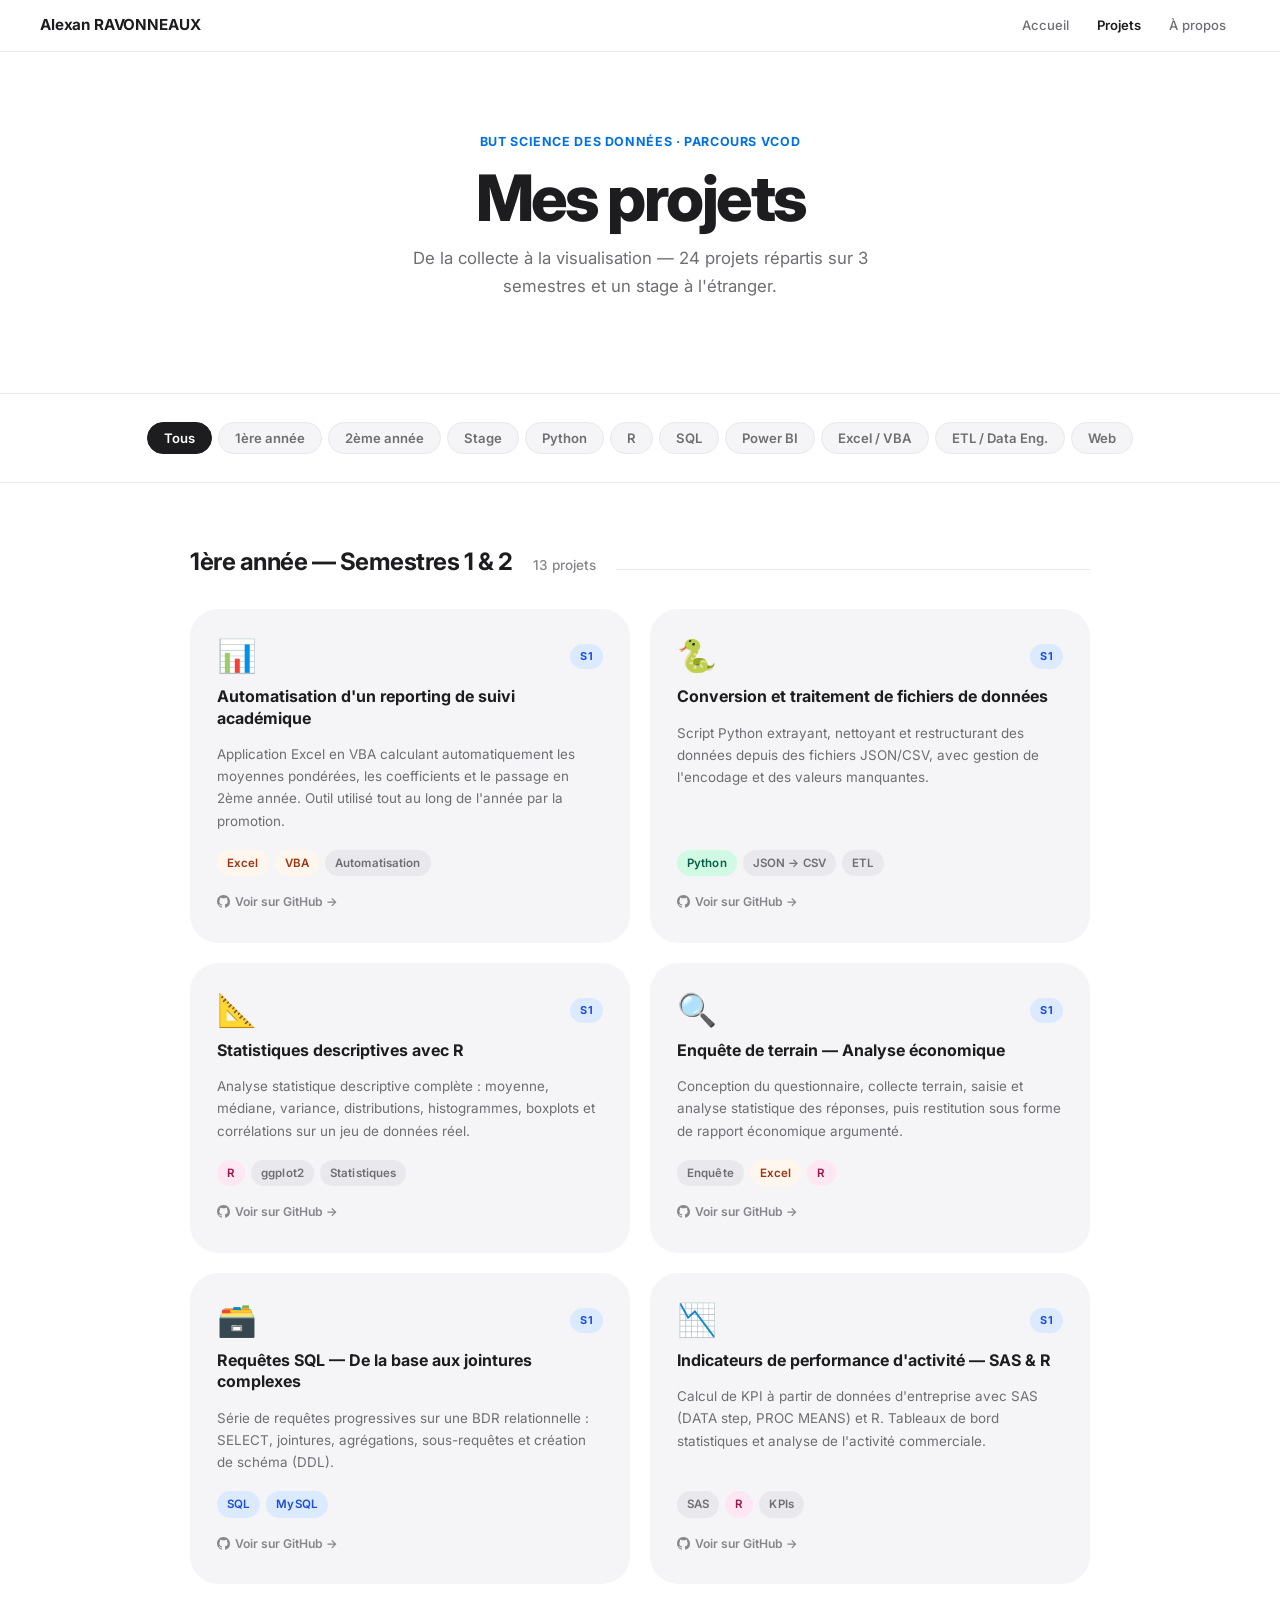
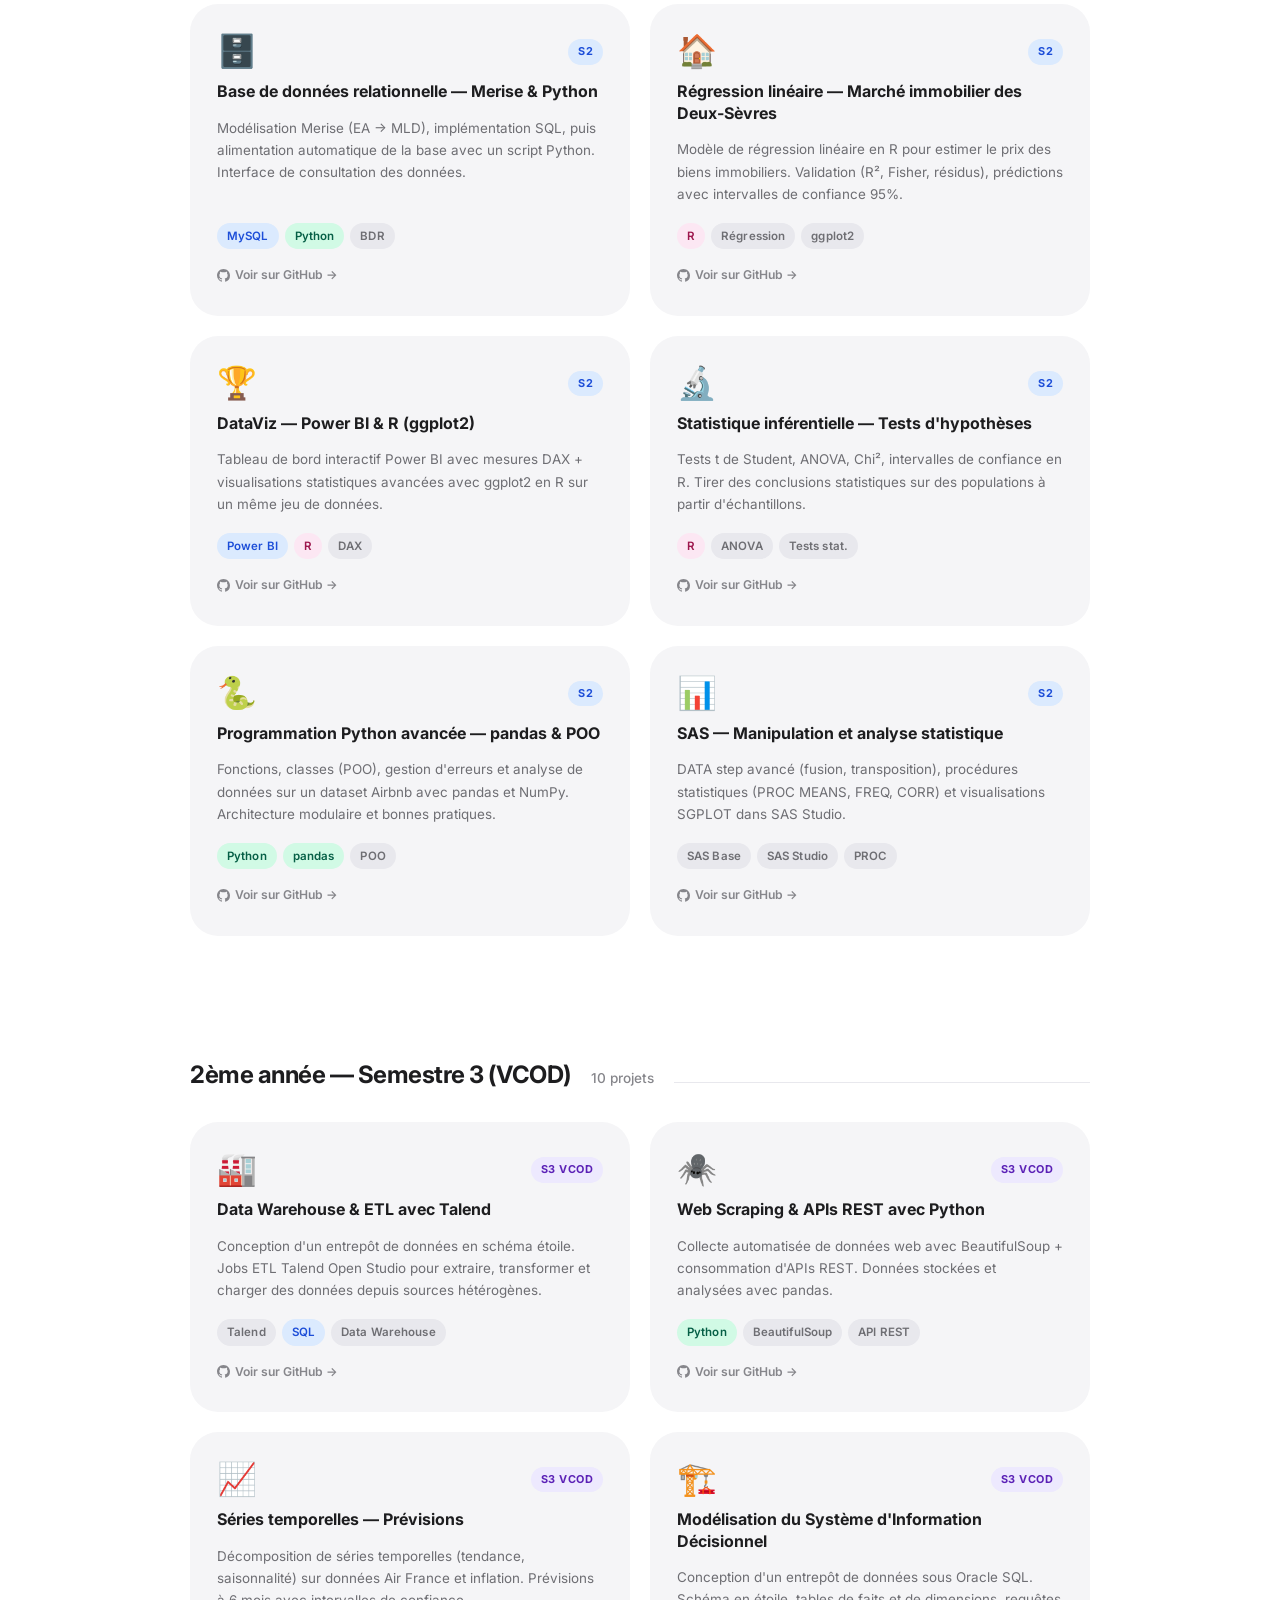
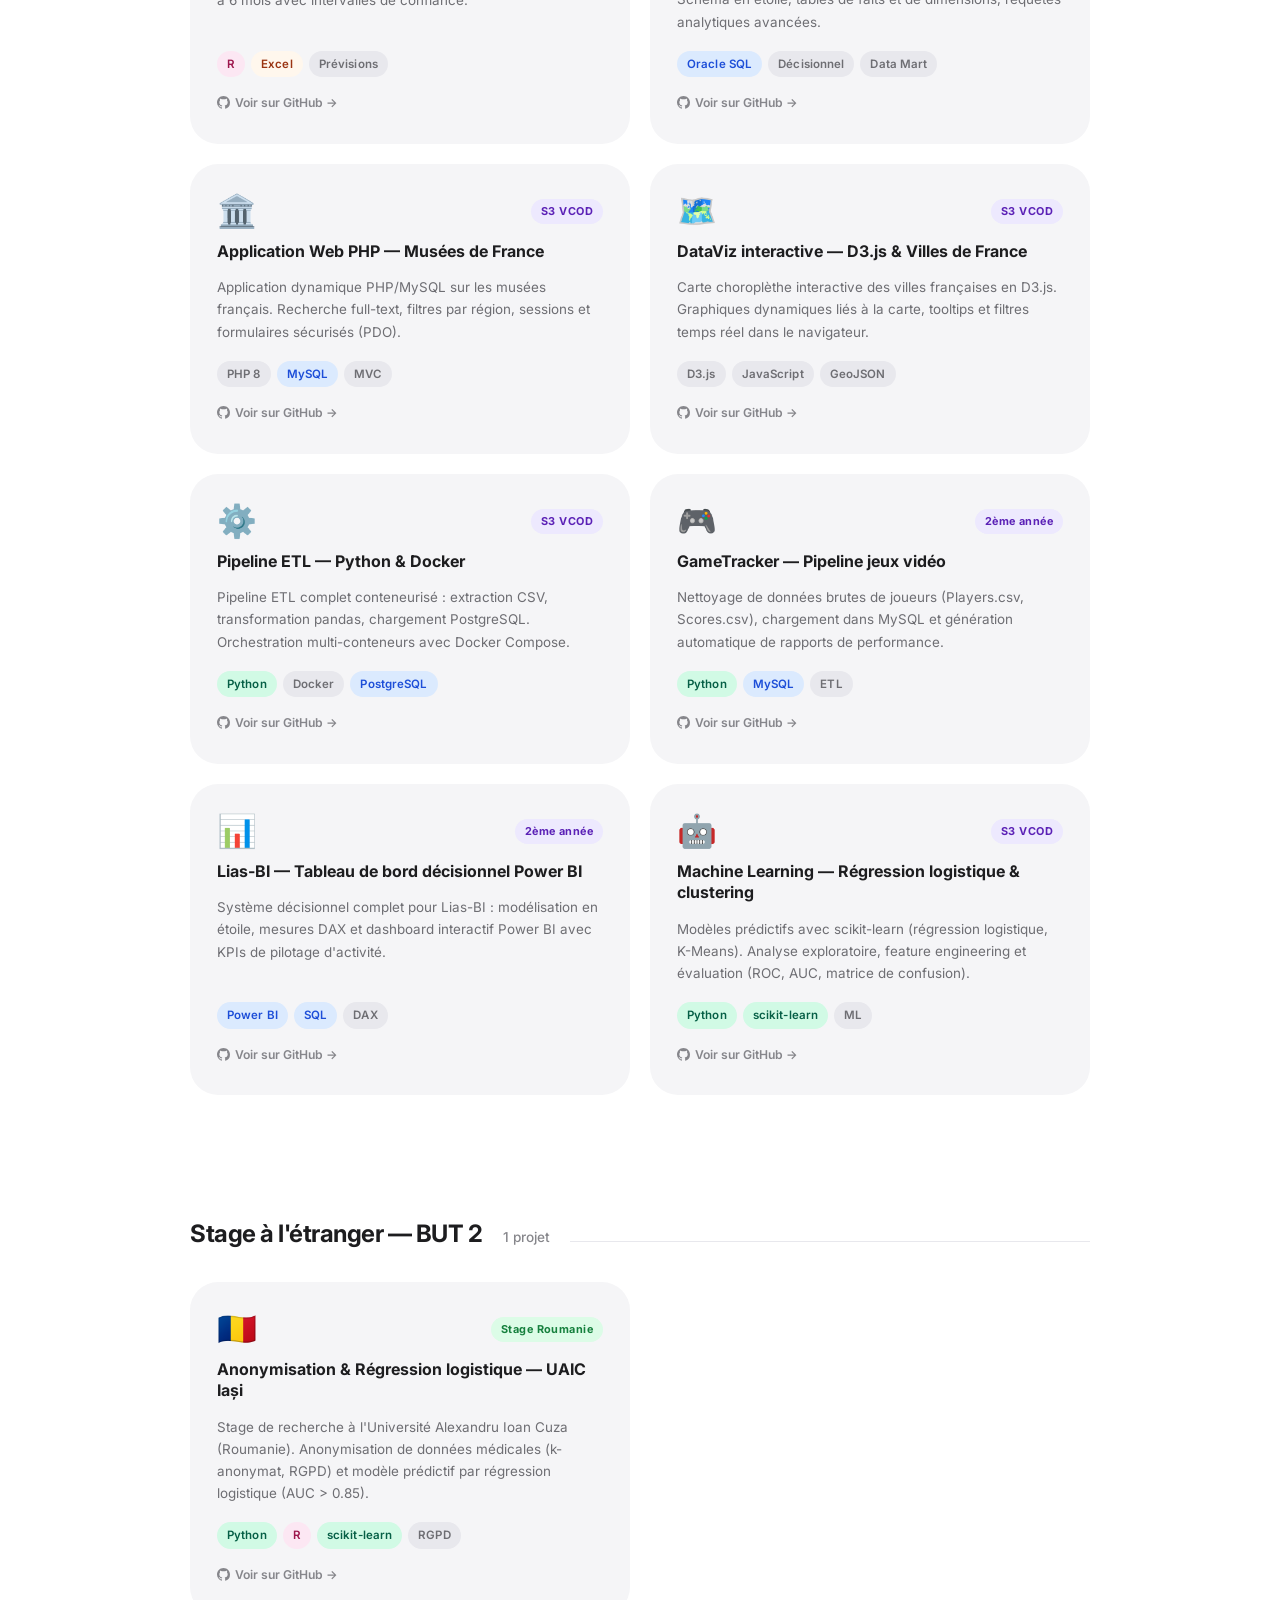
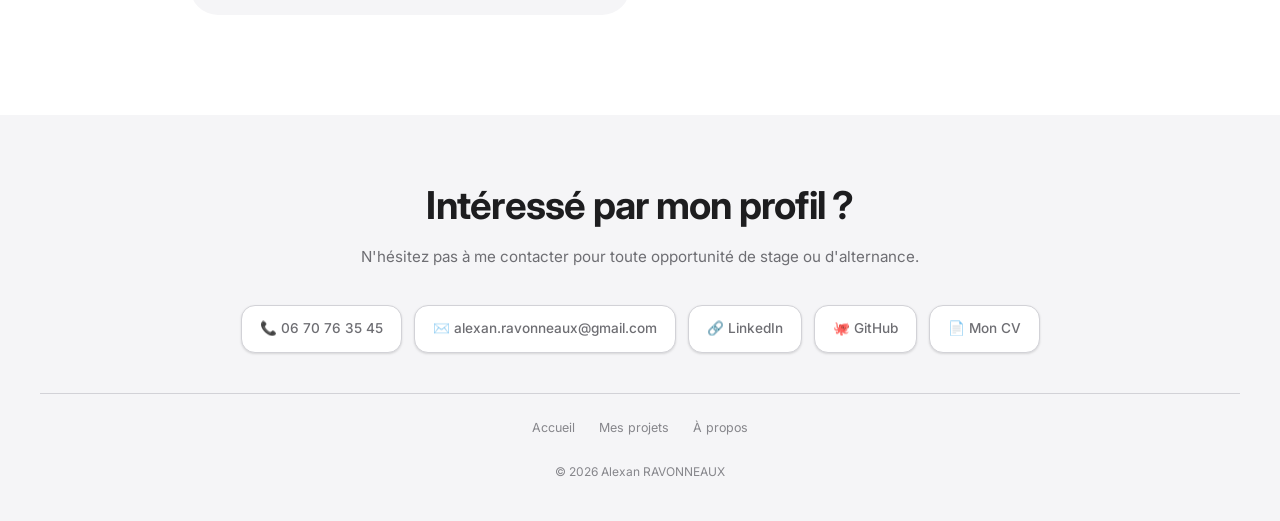
<file: projets.html>
﻿<!DOCTYPE html>
<html lang="fr">
<head>
  <meta charset="UTF-8">
  <title>Mes projets — Alexan RAVONNEAUX</title>
  <meta name="viewport" content="width=device-width, initial-scale=1.0">
  <meta name="description" content="Projets réalisés par Alexan RAVONNEAUX en BUT Science des Données — Python, R, SQL, Power BI, Talend, Docker, D3.js, PHP, Machine Learning.">
  <link rel="preconnect" href="https://fonts.googleapis.com">
  <link rel="preconnect" href="https://fonts.gstatic.com" crossorigin>
  <link href="https://fonts.googleapis.com/css2?family=Inter:wght@300;400;500;600;700;800;900&display=swap" rel="stylesheet">
  <link rel="stylesheet" href="style.css">
  <link rel="icon" href="img/favicon.ico" type="image/x-icon">

  <style>
    body { padding-top: 52px; }

    /* ══════════════════════════════════
       PAGE HEADER
    ══════════════════════════════════ */
    .page-hero {
      background: var(--white);
      text-align: center;
      padding: 80px 40px 60px;
      border-bottom: 1px solid var(--gray-mid);
    }
    .page-hero .label { margin-bottom: 12px; }
    .page-hero h1 {
      font-size: clamp(2.2em, 5vw, 4em);
      font-weight: 800;
      letter-spacing: -0.04em;
      line-height: 1.05;
      margin-bottom: 14px;
    }
    .page-hero p {
      color: var(--text-secondary);
      font-size: 1.05em;
      max-width: 520px;
      margin: 0 auto 32px;
      line-height: 1.65;
    }

    /* ══════════════════════════════════
       FILTER BAR
    ══════════════════════════════════ */
    .filter-bar {
      background: var(--white);
      padding: 0 40px 28px;
      display: flex;
      justify-content: center;
      gap: 6px;
      flex-wrap: wrap;
      border-bottom: 1px solid var(--gray-mid);
      position: sticky;
      top: 52px;
      z-index: 100;
    }
    .filter-chip {
      background: var(--gray-light);
      border: 1px solid var(--gray-mid);
      color: var(--text-secondary);
      font-size: 0.82em;
      font-weight: 600;
      font-family: inherit;
      padding: 7px 16px;
      border-radius: var(--radius-full);
      cursor: pointer;
      transition: var(--transition);
      margin-top: 28px;
    }
    .filter-chip:hover { background: var(--gray-mid); color: var(--text-primary); }
    .filter-chip.active {
      background: var(--text-primary);
      border-color: var(--text-primary);
      color: var(--white);
    }

    /* ══════════════════════════════════
       SECTION HEADER
    ══════════════════════════════════ */
    .year-header {
      max-width: 980px;
      margin: 0 auto;
      padding: 60px 40px 28px;
      display: flex;
      align-items: baseline;
      gap: 20px;
    }
    .year-header h2 {
      font-size: 1.5em;
      font-weight: 700;
      letter-spacing: -0.02em;
      color: var(--text-primary);
      white-space: nowrap;
    }
    .year-header .year-count { font-size: 0.85em; color: var(--text-tertiary); font-weight: 500; }
    .year-header::after {
      content: '';
      flex: 1;
      height: 1px;
      background: var(--gray-mid);
      display: block;
    }

    /* ══════════════════════════════════
       PROJECTS GRID
    ══════════════════════════════════ */
    .projects-grid {
      max-width: 980px;
      margin: 0 auto;
      padding: 0 40px 40px;
      display: grid;
      grid-template-columns: repeat(auto-fill, minmax(290px, 1fr));
      gap: 20px;
    }

    /* ══════════════════════════════════
       PROJECT CARD
    ══════════════════════════════════ */
    .proj-card {
      background: var(--gray-light);
      border-radius: var(--radius-xl);
      padding: 30px 26px;
      display: flex;
      flex-direction: column;
      gap: 14px;
      cursor: default;
      transition: var(--transition);
      border: 1px solid transparent;
      text-decoration: none;
    }
    .proj-card:hover {
      background: var(--white);
      border-color: var(--gray-border);
      box-shadow: var(--shadow-md);
      transform: translateY(-4px);
    }
    .proj-card .proj-top {
      display: flex;
      align-items: flex-start;
      justify-content: space-between;
      gap: 10px;
    }
    .proj-icon { font-size: 2em; line-height: 1; }
    .year-pill {
      font-size: 0.68em;
      font-weight: 700;
      letter-spacing: 0.04em;
      padding: 4px 10px;
      border-radius: var(--radius-full);
      flex-shrink: 0;
      margin-top: 4px;
    }
    .year-pill.y1 { background: #dbeafe; color: #1d4ed8; }
    .year-pill.y2 { background: #ede9fe; color: #5b21b6; }
    .year-pill.stage { background: #dcfce7; color: #15803d; }

    .proj-card h3 {
      font-size: 1em;
      font-weight: 700;
      color: var(--text-primary);
      line-height: 1.35;
    }
    .proj-card p {
      font-size: 0.84em;
      color: var(--text-secondary);
      line-height: 1.65;
      flex: 1;
    }
    .proj-chips { display: flex; flex-wrap: wrap; gap: 6px; margin-top: 4px; }

    /* GitHub link at bottom of card */
    .proj-gh {
      display: inline-flex;
      align-items: center;
      gap: 5px;
      font-size: 0.76em;
      font-weight: 600;
      color: var(--text-tertiary);
      text-decoration: none;
      margin-top: 2px;
      transition: color 0.2s;
    }
    .proj-gh:hover { color: var(--text-primary); }
    .proj-gh svg { flex-shrink: 0; }

    .bottom-spacer { height: 60px; }

    @media (max-width: 768px) {
      .projects-grid { grid-template-columns: 1fr; padding: 0 24px 40px; }
      .year-header    { padding: 48px 24px 20px; }
      .filter-bar     { padding: 0 24px 24px; }
      .page-hero      { padding: 60px 24px 40px; }
    }
  </style>
</head>
<body>

  <!-- NAVBAR -->
  <nav class="navbar" id="navbar">
    <a href="index.html" class="navbar-brand">Alexan RAVONNEAUX</a>
    <div class="navbar-links">
      <a href="portfolio.html">Accueil</a>
      <a href="projets.html" class="active">Projets</a>
      <a href="apropos.html">À propos</a>
    </div>
  </nav>

  <!-- PAGE HEADER -->
  <header class="page-hero reveal">
    <div class="label">BUT Science des Données · Parcours VCOD</div>
    <h1>Mes projets</h1>
    <p>De la collecte à la visualisation — 24 projets répartis sur 3 semestres et un stage à l'étranger.</p>
  </header>

  <!-- FILTRES -->
  <div class="filter-bar">
    <button class="filter-chip active" onclick="filter('all',this)" id="f-all">Tous</button>
    <button class="filter-chip" onclick="filter('y1',this)" id="f-y1">1ère année</button>
    <button class="filter-chip" onclick="filter('y2',this)" id="f-y2">2ème année</button>
    <button class="filter-chip" onclick="filter('stage',this)" id="f-stage">Stage</button>
    <button class="filter-chip" onclick="filter('python',this)" id="f-python">Python</button>
    <button class="filter-chip" onclick="filter('r',this)" id="f-r">R</button>
    <button class="filter-chip" onclick="filter('sql',this)" id="f-sql">SQL</button>
    <button class="filter-chip" onclick="filter('powerbi',this)" id="f-powerbi">Power BI</button>
    <button class="filter-chip" onclick="filter('excel',this)" id="f-excel">Excel / VBA</button>
    <button class="filter-chip" onclick="filter('etl',this)" id="f-etl">ETL / Data Eng.</button>
    <button class="filter-chip" onclick="filter('web',this)" id="f-web">Web</button>
  </div>

  <!-- ══════ 1ÈRE ANNÉE ══════ -->
  <div class="year-header reveal" data-section="y1">
    <h2>1ère année — Semestres 1 & 2</h2>
    <span class="year-count">13 projets</span>
  </div>

  <div class="projects-grid" id="grid-y1">

    <div class="proj-card reveal" data-tags="y1 excel">
      <div class="proj-top"><span class="proj-icon">📊</span><span class="year-pill y1">S1</span></div>
      <h3>Automatisation d'un reporting de suivi académique</h3>
      <p>Application Excel en VBA calculant automatiquement les moyennes pondérées, les coefficients et le passage en 2ème année. Outil utilisé tout au long de l'année par la promotion.</p>
      <div class="proj-chips">
        <span class="chip orange">Excel</span>
        <span class="chip orange">VBA</span>
        <span class="chip">Automatisation</span>
      </div>
      <a href="https://github.com/alexanravonneaux/SAE-S1-Reporting-SGBD-Excel-VBA" target="_blank" class="proj-gh">
        <svg width="13" height="13" viewBox="0 0 24 24" fill="currentColor"><path d="M12 0C5.37 0 0 5.37 0 12c0 5.31 3.435 9.795 8.205 11.385.6.105.825-.255.825-.57 0-.285-.015-1.23-.015-2.235-3.015.555-3.795-.735-4.035-1.41-.135-.345-.72-1.41-1.23-1.695-.42-.225-1.02-.78-.015-.795.945-.015 1.62.87 1.845 1.23 1.08 1.815 2.805 1.305 3.495.99.105-.78.42-1.305.765-1.605-2.67-.3-5.46-1.335-5.46-5.925 0-1.305.465-2.385 1.23-3.225-.12-.3-.54-1.53.12-3.18 0 0 1.005-.315 3.3 1.23.96-.27 1.98-.405 3-.405s2.04.135 3 .405c2.295-1.56 3.3-1.23 3.3-1.23.66 1.65.24 2.88.12 3.18.765.84 1.23 1.905 1.23 3.225 0 4.605-2.805 5.625-5.475 5.925.435.375.81 1.095.81 2.22 0 1.605-.015 2.895-.015 3.3 0 .315.225.69.825.57A12.02 12.02 0 0 0 24 12c0-6.63-5.37-12-12-12Z"/></svg>
        Voir sur GitHub →
      </a>
    </div>

    <div class="proj-card reveal" data-tags="y1 python">
      <div class="proj-top"><span class="proj-icon">🐍</span><span class="year-pill y1">S1</span></div>
      <h3>Conversion et traitement de fichiers de données</h3>
      <p>Script Python extrayant, nettoyant et restructurant des données depuis des fichiers JSON/CSV, avec gestion de l'encodage et des valeurs manquantes.</p>
      <div class="proj-chips">
        <span class="chip green">Python</span>
        <span class="chip">JSON → CSV</span>
        <span class="chip">ETL</span>
      </div>
      <a href="https://github.com/alexanravonneaux/SAE-S1-Manipulation-Fichiers-Python" target="_blank" class="proj-gh">
        <svg width="13" height="13" viewBox="0 0 24 24" fill="currentColor"><path d="M12 0C5.37 0 0 5.37 0 12c0 5.31 3.435 9.795 8.205 11.385.6.105.825-.255.825-.57 0-.285-.015-1.23-.015-2.235-3.015.555-3.795-.735-4.035-1.41-.135-.345-.72-1.41-1.23-1.695-.42-.225-1.02-.78-.015-.795.945-.015 1.62.87 1.845 1.23 1.08 1.815 2.805 1.305 3.495.99.105-.78.42-1.305.765-1.605-2.67-.3-5.46-1.335-5.46-5.925 0-1.305.465-2.385 1.23-3.225-.12-.3-.54-1.53.12-3.18 0 0 1.005-.315 3.3 1.23.96-.27 1.98-.405 3-.405s2.04.135 3 .405c2.295-1.56 3.3-1.23 3.3-1.23.66 1.65.24 2.88.12 3.18.765.84 1.23 1.905 1.23 3.225 0 4.605-2.805 5.625-5.475 5.925.435.375.81 1.095.81 2.22 0 1.605-.015 2.895-.015 3.3 0 .315.225.69.825.57A12.02 12.02 0 0 0 24 12c0-6.63-5.37-12-12-12Z"/></svg>
        Voir sur GitHub →
      </a>
    </div>

    <div class="proj-card reveal" data-tags="y1 r">
      <div class="proj-top"><span class="proj-icon">📐</span><span class="year-pill y1">S1</span></div>
      <h3>Statistiques descriptives avec R</h3>
      <p>Analyse statistique descriptive complète : moyenne, médiane, variance, distributions, histogrammes, boxplots et corrélations sur un jeu de données réel.</p>
      <div class="proj-chips">
        <span class="chip pink">R</span>
        <span class="chip">ggplot2</span>
        <span class="chip">Statistiques</span>
      </div>
      <a href="https://github.com/alexanravonneaux/SAE-S1-Statistiques-Descriptives-R" target="_blank" class="proj-gh">
        <svg width="13" height="13" viewBox="0 0 24 24" fill="currentColor"><path d="M12 0C5.37 0 0 5.37 0 12c0 5.31 3.435 9.795 8.205 11.385.6.105.825-.255.825-.57 0-.285-.015-1.23-.015-2.235-3.015.555-3.795-.735-4.035-1.41-.135-.345-.72-1.41-1.23-1.695-.42-.225-1.02-.78-.015-.795.945-.015 1.62.87 1.845 1.23 1.08 1.815 2.805 1.305 3.495.99.105-.78.42-1.305.765-1.605-2.67-.3-5.46-1.335-5.46-5.925 0-1.305.465-2.385 1.23-3.225-.12-.3-.54-1.53.12-3.18 0 0 1.005-.315 3.3 1.23.96-.27 1.98-.405 3-.405s2.04.135 3 .405c2.295-1.56 3.3-1.23 3.3-1.23.66 1.65.24 2.88.12 3.18.765.84 1.23 1.905 1.23 3.225 0 4.605-2.805 5.625-5.475 5.925.435.375.81 1.095.81 2.22 0 1.605-.015 2.895-.015 3.3 0 .315.225.69.825.57A12.02 12.02 0 0 0 24 12c0-6.63-5.37-12-12-12Z"/></svg>
        Voir sur GitHub →
      </a>
    </div>

    <div class="proj-card reveal" data-tags="y1">
      <div class="proj-top"><span class="proj-icon">🔍</span><span class="year-pill y1">S1</span></div>
      <h3>Enquête de terrain — Analyse économique</h3>
      <p>Conception du questionnaire, collecte terrain, saisie et analyse statistique des réponses, puis restitution sous forme de rapport économique argumenté.</p>
      <div class="proj-chips">
        <span class="chip">Enquête</span>
        <span class="chip orange">Excel</span>
        <span class="chip pink">R</span>
      </div>
      <a href="https://github.com/alexanravonneaux/SAE-S1-Enquete-Terrain-Economie" target="_blank" class="proj-gh">
        <svg width="13" height="13" viewBox="0 0 24 24" fill="currentColor"><path d="M12 0C5.37 0 0 5.37 0 12c0 5.31 3.435 9.795 8.205 11.385.6.105.825-.255.825-.57 0-.285-.015-1.23-.015-2.235-3.015.555-3.795-.735-4.035-1.41-.135-.345-.72-1.41-1.23-1.695-.42-.225-1.02-.78-.015-.795.945-.015 1.62.87 1.845 1.23 1.08 1.815 2.805 1.305 3.495.99.105-.78.42-1.305.765-1.605-2.67-.3-5.46-1.335-5.46-5.925 0-1.305.465-2.385 1.23-3.225-.12-.3-.54-1.53.12-3.18 0 0 1.005-.315 3.3 1.23.96-.27 1.98-.405 3-.405s2.04.135 3 .405c2.295-1.56 3.3-1.23 3.3-1.23.66 1.65.24 2.88.12 3.18.765.84 1.23 1.905 1.23 3.225 0 4.605-2.805 5.625-5.475 5.925.435.375.81 1.095.81 2.22 0 1.605-.015 2.895-.015 3.3 0 .315.225.69.825.57A12.02 12.02 0 0 0 24 12c0-6.63-5.37-12-12-12Z"/></svg>
        Voir sur GitHub →
      </a>
    </div>

    <div class="proj-card reveal" data-tags="y1 sql">
      <div class="proj-top"><span class="proj-icon">🗃️</span><span class="year-pill y1">S1</span></div>
      <h3>Requêtes SQL — De la base aux jointures complexes</h3>
      <p>Série de requêtes progressives sur une BDR relationnelle : SELECT, jointures, agrégations, sous-requêtes et création de schéma (DDL).</p>
      <div class="proj-chips">
        <span class="chip blue">SQL</span>
        <span class="chip blue">MySQL</span>
      </div>
      <a href="https://github.com/alexanravonneaux/SAE-S1-SQL-Requetes" target="_blank" class="proj-gh">
        <svg width="13" height="13" viewBox="0 0 24 24" fill="currentColor"><path d="M12 0C5.37 0 0 5.37 0 12c0 5.31 3.435 9.795 8.205 11.385.6.105.825-.255.825-.57 0-.285-.015-1.23-.015-2.235-3.015.555-3.795-.735-4.035-1.41-.135-.345-.72-1.41-1.23-1.695-.42-.225-1.02-.78-.015-.795.945-.015 1.62.87 1.845 1.23 1.08 1.815 2.805 1.305 3.495.99.105-.78.42-1.305.765-1.605-2.67-.3-5.46-1.335-5.46-5.925 0-1.305.465-2.385 1.23-3.225-.12-.3-.54-1.53.12-3.18 0 0 1.005-.315 3.3 1.23.96-.27 1.98-.405 3-.405s2.04.135 3 .405c2.295-1.56 3.3-1.23 3.3-1.23.66 1.65.24 2.88.12 3.18.765.84 1.23 1.905 1.23 3.225 0 4.605-2.805 5.625-5.475 5.925.435.375.81 1.095.81 2.22 0 1.605-.015 2.895-.015 3.3 0 .315.225.69.825.57A12.02 12.02 0 0 0 24 12c0-6.63-5.37-12-12-12Z"/></svg>
        Voir sur GitHub →
      </a>
    </div>

    <div class="proj-card reveal" data-tags="y1">
      <div class="proj-top"><span class="proj-icon">📉</span><span class="year-pill y1">S1</span></div>
      <h3>Indicateurs de performance d'activité — SAS & R</h3>
      <p>Calcul de KPI à partir de données d'entreprise avec SAS (DATA step, PROC MEANS) et R. Tableaux de bord statistiques et analyse de l'activité commerciale.</p>
      <div class="proj-chips">
        <span class="chip">SAS</span>
        <span class="chip pink">R</span>
        <span class="chip">KPIs</span>
      </div>
      <a href="https://github.com/alexanravonneaux/SAE-S1-IBA-SAS-R" target="_blank" class="proj-gh">
        <svg width="13" height="13" viewBox="0 0 24 24" fill="currentColor"><path d="M12 0C5.37 0 0 5.37 0 12c0 5.31 3.435 9.795 8.205 11.385.6.105.825-.255.825-.57 0-.285-.015-1.23-.015-2.235-3.015.555-3.795-.735-4.035-1.41-.135-.345-.72-1.41-1.23-1.695-.42-.225-1.02-.78-.015-.795.945-.015 1.62.87 1.845 1.23 1.08 1.815 2.805 1.305 3.495.99.105-.78.42-1.305.765-1.605-2.67-.3-5.46-1.335-5.46-5.925 0-1.305.465-2.385 1.23-3.225-.12-.3-.54-1.53.12-3.18 0 0 1.005-.315 3.3 1.23.96-.27 1.98-.405 3-.405s2.04.135 3 .405c2.295-1.56 3.3-1.23 3.3-1.23.66 1.65.24 2.88.12 3.18.765.84 1.23 1.905 1.23 3.225 0 4.605-2.805 5.625-5.475 5.925.435.375.81 1.095.81 2.22 0 1.605-.015 2.895-.015 3.3 0 .315.225.69.825.57A12.02 12.02 0 0 0 24 12c0-6.63-5.37-12-12-12Z"/></svg>
        Voir sur GitHub →
      </a>
    </div>

    <div class="proj-card reveal" data-tags="y1 sql python">
      <div class="proj-top"><span class="proj-icon">🗄️</span><span class="year-pill y1">S2</span></div>
      <h3>Base de données relationnelle — Merise & Python</h3>
      <p>Modélisation Merise (EA → MLD), implémentation SQL, puis alimentation automatique de la base avec un script Python. Interface de consultation des données.</p>
      <div class="proj-chips">
        <span class="chip blue">MySQL</span>
        <span class="chip green">Python</span>
        <span class="chip">BDR</span>
      </div>
      <a href="https://github.com/alexanravonneaux/SAE-S2-Conception-BDR-Python-SQL" target="_blank" class="proj-gh">
        <svg width="13" height="13" viewBox="0 0 24 24" fill="currentColor"><path d="M12 0C5.37 0 0 5.37 0 12c0 5.31 3.435 9.795 8.205 11.385.6.105.825-.255.825-.57 0-.285-.015-1.23-.015-2.235-3.015.555-3.795-.735-4.035-1.41-.135-.345-.72-1.41-1.23-1.695-.42-.225-1.02-.78-.015-.795.945-.015 1.62.87 1.845 1.23 1.08 1.815 2.805 1.305 3.495.99.105-.78.42-1.305.765-1.605-2.67-.3-5.46-1.335-5.46-5.925 0-1.305.465-2.385 1.23-3.225-.12-.3-.54-1.53.12-3.18 0 0 1.005-.315 3.3 1.23.96-.27 1.98-.405 3-.405s2.04.135 3 .405c2.295-1.56 3.3-1.23 3.3-1.23.66 1.65.24 2.88.12 3.18.765.84 1.23 1.905 1.23 3.225 0 4.605-2.805 5.625-5.475 5.925.435.375.81 1.095.81 2.22 0 1.605-.015 2.895-.015 3.3 0 .315.225.69.825.57A12.02 12.02 0 0 0 24 12c0-6.63-5.37-12-12-12Z"/></svg>
        Voir sur GitHub →
      </a>
    </div>

    <div class="proj-card reveal" data-tags="y1 r">
      <div class="proj-top"><span class="proj-icon">🏠</span><span class="year-pill y1">S2</span></div>
      <h3>Régression linéaire — Marché immobilier des Deux-Sèvres</h3>
      <p>Modèle de régression linéaire en R pour estimer le prix des biens immobiliers. Validation (R², Fisher, résidus), prédictions avec intervalles de confiance 95%.</p>
      <div class="proj-chips">
        <span class="chip pink">R</span>
        <span class="chip">Régression</span>
        <span class="chip">ggplot2</span>
      </div>
      <a href="https://github.com/alexanravonneaux/SAE-S2-Regression-Statistique-R" target="_blank" class="proj-gh">
        <svg width="13" height="13" viewBox="0 0 24 24" fill="currentColor"><path d="M12 0C5.37 0 0 5.37 0 12c0 5.31 3.435 9.795 8.205 11.385.6.105.825-.255.825-.57 0-.285-.015-1.23-.015-2.235-3.015.555-3.795-.735-4.035-1.41-.135-.345-.72-1.41-1.23-1.695-.42-.225-1.02-.78-.015-.795.945-.015 1.62.87 1.845 1.23 1.08 1.815 2.805 1.305 3.495.99.105-.78.42-1.305.765-1.605-2.67-.3-5.46-1.335-5.46-5.925 0-1.305.465-2.385 1.23-3.225-.12-.3-.54-1.53.12-3.18 0 0 1.005-.315 3.3 1.23.96-.27 1.98-.405 3-.405s2.04.135 3 .405c2.295-1.56 3.3-1.23 3.3-1.23.66 1.65.24 2.88.12 3.18.765.84 1.23 1.905 1.23 3.225 0 4.605-2.805 5.625-5.475 5.925.435.375.81 1.095.81 2.22 0 1.605-.015 2.895-.015 3.3 0 .315.225.69.825.57A12.02 12.02 0 0 0 24 12c0-6.63-5.37-12-12-12Z"/></svg>
        Voir sur GitHub →
      </a>
    </div>

    <div class="proj-card reveal" data-tags="y1 powerbi r">
      <div class="proj-top"><span class="proj-icon">🏆</span><span class="year-pill y1">S2</span></div>
      <h3>DataViz — Power BI & R (ggplot2)</h3>
      <p>Tableau de bord interactif Power BI avec mesures DAX + visualisations statistiques avancées avec ggplot2 en R sur un même jeu de données.</p>
      <div class="proj-chips">
        <span class="chip blue">Power BI</span>
        <span class="chip pink">R</span>
        <span class="chip">DAX</span>
      </div>
      <a href="https://github.com/alexanravonneaux/SAE-S2-DataViz-PowerBI-R" target="_blank" class="proj-gh">
        <svg width="13" height="13" viewBox="0 0 24 24" fill="currentColor"><path d="M12 0C5.37 0 0 5.37 0 12c0 5.31 3.435 9.795 8.205 11.385.6.105.825-.255.825-.57 0-.285-.015-1.23-.015-2.235-3.015.555-3.795-.735-4.035-1.41-.135-.345-.72-1.41-1.23-1.695-.42-.225-1.02-.78-.015-.795.945-.015 1.62.87 1.845 1.23 1.08 1.815 2.805 1.305 3.495.99.105-.78.42-1.305.765-1.605-2.67-.3-5.46-1.335-5.46-5.925 0-1.305.465-2.385 1.23-3.225-.12-.3-.54-1.53.12-3.18 0 0 1.005-.315 3.3 1.23.96-.27 1.98-.405 3-.405s2.04.135 3 .405c2.295-1.56 3.3-1.23 3.3-1.23.66 1.65.24 2.88.12 3.18.765.84 1.23 1.905 1.23 3.225 0 4.605-2.805 5.625-5.475 5.925.435.375.81 1.095.81 2.22 0 1.605-.015 2.895-.015 3.3 0 .315.225.69.825.57A12.02 12.02 0 0 0 24 12c0-6.63-5.37-12-12-12Z"/></svg>
        Voir sur GitHub →
      </a>
    </div>

    <div class="proj-card reveal" data-tags="y1 r">
      <div class="proj-top"><span class="proj-icon">🔬</span><span class="year-pill y1">S2</span></div>
      <h3>Statistique inférentielle — Tests d'hypothèses</h3>
      <p>Tests t de Student, ANOVA, Chi², intervalles de confiance en R. Tirer des conclusions statistiques sur des populations à partir d'échantillons.</p>
      <div class="proj-chips">
        <span class="chip pink">R</span>
        <span class="chip">ANOVA</span>
        <span class="chip">Tests stat.</span>
      </div>
      <a href="https://github.com/alexanravonneaux/SAE-S2-IBA-Statistique-Inferentielle-R" target="_blank" class="proj-gh">
        <svg width="13" height="13" viewBox="0 0 24 24" fill="currentColor"><path d="M12 0C5.37 0 0 5.37 0 12c0 5.31 3.435 9.795 8.205 11.385.6.105.825-.255.825-.57 0-.285-.015-1.23-.015-2.235-3.015.555-3.795-.735-4.035-1.41-.135-.345-.72-1.41-1.23-1.695-.42-.225-1.02-.78-.015-.795.945-.015 1.62.87 1.845 1.23 1.08 1.815 2.805 1.305 3.495.99.105-.78.42-1.305.765-1.605-2.67-.3-5.46-1.335-5.46-5.925 0-1.305.465-2.385 1.23-3.225-.12-.3-.54-1.53.12-3.18 0 0 1.005-.315 3.3 1.23.96-.27 1.98-.405 3-.405s2.04.135 3 .405c2.295-1.56 3.3-1.23 3.3-1.23.66 1.65.24 2.88.12 3.18.765.84 1.23 1.905 1.23 3.225 0 4.605-2.805 5.625-5.475 5.925.435.375.81 1.095.81 2.22 0 1.605-.015 2.895-.015 3.3 0 .315.225.69.825.57A12.02 12.02 0 0 0 24 12c0-6.63-5.37-12-12-12Z"/></svg>
        Voir sur GitHub →
      </a>
    </div>

    <div class="proj-card reveal" data-tags="y1 python">
      <div class="proj-top"><span class="proj-icon">🐍</span><span class="year-pill y1">S2</span></div>
      <h3>Programmation Python avancée — pandas & POO</h3>
      <p>Fonctions, classes (POO), gestion d'erreurs et analyse de données sur un dataset Airbnb avec pandas et NumPy. Architecture modulaire et bonnes pratiques.</p>
      <div class="proj-chips">
        <span class="chip green">Python</span>
        <span class="chip green">pandas</span>
        <span class="chip">POO</span>
      </div>
      <a href="https://github.com/alexanravonneaux/SAE-S2-Programmation-Python" target="_blank" class="proj-gh">
        <svg width="13" height="13" viewBox="0 0 24 24" fill="currentColor"><path d="M12 0C5.37 0 0 5.37 0 12c0 5.31 3.435 9.795 8.205 11.385.6.105.825-.255.825-.57 0-.285-.015-1.23-.015-2.235-3.015.555-3.795-.735-4.035-1.41-.135-.345-.72-1.41-1.23-1.695-.42-.225-1.02-.78-.015-.795.945-.015 1.62.87 1.845 1.23 1.08 1.815 2.805 1.305 3.495.99.105-.78.42-1.305.765-1.605-2.67-.3-5.46-1.335-5.46-5.925 0-1.305.465-2.385 1.23-3.225-.12-.3-.54-1.53.12-3.18 0 0 1.005-.315 3.3 1.23.96-.27 1.98-.405 3-.405s2.04.135 3 .405c2.295-1.56 3.3-1.23 3.3-1.23.66 1.65.24 2.88.12 3.18.765.84 1.23 1.905 1.23 3.225 0 4.605-2.805 5.625-5.475 5.925.435.375.81 1.095.81 2.22 0 1.605-.015 2.895-.015 3.3 0 .315.225.69.825.57A12.02 12.02 0 0 0 24 12c0-6.63-5.37-12-12-12Z"/></svg>
        Voir sur GitHub →
      </a>
    </div>

    <div class="proj-card reveal" data-tags="y1">
      <div class="proj-top"><span class="proj-icon">📊</span><span class="year-pill y1">S2</span></div>
      <h3>SAS — Manipulation et analyse statistique</h3>
      <p>DATA step avancé (fusion, transposition), procédures statistiques (PROC MEANS, FREQ, CORR) et visualisations SGPLOT dans SAS Studio.</p>
      <div class="proj-chips">
        <span class="chip">SAS Base</span>
        <span class="chip">SAS Studio</span>
        <span class="chip">PROC</span>
      </div>
      <a href="https://github.com/alexanravonneaux/SAE-S2-SAS" target="_blank" class="proj-gh">
        <svg width="13" height="13" viewBox="0 0 24 24" fill="currentColor"><path d="M12 0C5.37 0 0 5.37 0 12c0 5.31 3.435 9.795 8.205 11.385.6.105.825-.255.825-.57 0-.285-.015-1.23-.015-2.235-3.015.555-3.795-.735-4.035-1.41-.135-.345-.72-1.41-1.23-1.695-.42-.225-1.02-.78-.015-.795.945-.015 1.62.87 1.845 1.23 1.08 1.815 2.805 1.305 3.495.99.105-.78.42-1.305.765-1.605-2.67-.3-5.46-1.335-5.46-5.925 0-1.305.465-2.385 1.23-3.225-.12-.3-.54-1.53.12-3.18 0 0 1.005-.315 3.3 1.23.96-.27 1.98-.405 3-.405s2.04.135 3 .405c2.295-1.56 3.3-1.23 3.3-1.23.66 1.65.24 2.88.12 3.18.765.84 1.23 1.905 1.23 3.225 0 4.605-2.805 5.625-5.475 5.925.435.375.81 1.095.81 2.22 0 1.605-.015 2.895-.015 3.3 0 .315.225.69.825.57A12.02 12.02 0 0 0 24 12c0-6.63-5.37-12-12-12Z"/></svg>
        Voir sur GitHub →
      </a>
    </div>

  </div>

  <!-- ══════ 2ÈME ANNÉE ══════ -->
  <div class="year-header reveal" data-section="y2" style="margin-top:20px;">
    <h2>2ème année — Semestre 3 (VCOD)</h2>
    <span class="year-count">10 projets</span>
  </div>

  <div class="projects-grid" id="grid-y2">

    <div class="proj-card reveal" data-tags="y2 etl sql">
      <div class="proj-top"><span class="proj-icon">🏭</span><span class="year-pill y2">S3 VCOD</span></div>
      <h3>Data Warehouse & ETL avec Talend</h3>
      <p>Conception d'un entrepôt de données en schéma étoile. Jobs ETL Talend Open Studio pour extraire, transformer et charger des données depuis sources hétérogènes.</p>
      <div class="proj-chips">
        <span class="chip">Talend</span>
        <span class="chip blue">SQL</span>
        <span class="chip">Data Warehouse</span>
      </div>
      <a href="https://github.com/alexanravonneaux/SAE-S3-DataWarehouse-Talend-ETL" target="_blank" class="proj-gh">
        <svg width="13" height="13" viewBox="0 0 24 24" fill="currentColor"><path d="M12 0C5.37 0 0 5.37 0 12c0 5.31 3.435 9.795 8.205 11.385.6.105.825-.255.825-.57 0-.285-.015-1.23-.015-2.235-3.015.555-3.795-.735-4.035-1.41-.135-.345-.72-1.41-1.23-1.695-.42-.225-1.02-.78-.015-.795.945-.015 1.62.87 1.845 1.23 1.08 1.815 2.805 1.305 3.495.99.105-.78.42-1.305.765-1.605-2.67-.3-5.46-1.335-5.46-5.925 0-1.305.465-2.385 1.23-3.225-.12-.3-.54-1.53.12-3.18 0 0 1.005-.315 3.3 1.23.96-.27 1.98-.405 3-.405s2.04.135 3 .405c2.295-1.56 3.3-1.23 3.3-1.23.66 1.65.24 2.88.12 3.18.765.84 1.23 1.905 1.23 3.225 0 4.605-2.805 5.625-5.475 5.925.435.375.81 1.095.81 2.22 0 1.605-.015 2.895-.015 3.3 0 .315.225.69.825.57A12.02 12.02 0 0 0 24 12c0-6.63-5.37-12-12-12Z"/></svg>
        Voir sur GitHub →
      </a>
    </div>

    <div class="proj-card reveal" data-tags="y2 python web">
      <div class="proj-top"><span class="proj-icon">🕷️</span><span class="year-pill y2">S3 VCOD</span></div>
      <h3>Web Scraping & APIs REST avec Python</h3>
      <p>Collecte automatisée de données web avec BeautifulSoup + consommation d'APIs REST. Données stockées et analysées avec pandas.</p>
      <div class="proj-chips">
        <span class="chip green">Python</span>
        <span class="chip">BeautifulSoup</span>
        <span class="chip">API REST</span>
      </div>
      <a href="https://github.com/alexanravonneaux/SAE-S3-WebScraping-API-Python" target="_blank" class="proj-gh">
        <svg width="13" height="13" viewBox="0 0 24 24" fill="currentColor"><path d="M12 0C5.37 0 0 5.37 0 12c0 5.31 3.435 9.795 8.205 11.385.6.105.825-.255.825-.57 0-.285-.015-1.23-.015-2.235-3.015.555-3.795-.735-4.035-1.41-.135-.345-.72-1.41-1.23-1.695-.42-.225-1.02-.78-.015-.795.945-.015 1.62.87 1.845 1.23 1.08 1.815 2.805 1.305 3.495.99.105-.78.42-1.305.765-1.605-2.67-.3-5.46-1.335-5.46-5.925 0-1.305.465-2.385 1.23-3.225-.12-.3-.54-1.53.12-3.18 0 0 1.005-.315 3.3 1.23.96-.27 1.98-.405 3-.405s2.04.135 3 .405c2.295-1.56 3.3-1.23 3.3-1.23.66 1.65.24 2.88.12 3.18.765.84 1.23 1.905 1.23 3.225 0 4.605-2.805 5.625-5.475 5.925.435.375.81 1.095.81 2.22 0 1.605-.015 2.895-.015 3.3 0 .315.225.69.825.57A12.02 12.02 0 0 0 24 12c0-6.63-5.37-12-12-12Z"/></svg>
        Voir sur GitHub →
      </a>
    </div>

    <div class="proj-card reveal" data-tags="y2 r excel">
      <div class="proj-top"><span class="proj-icon">📈</span><span class="year-pill y2">S3 VCOD</span></div>
      <h3>Séries temporelles — Prévisions</h3>
      <p>Décomposition de séries temporelles (tendance, saisonnalité) sur données Air France et inflation. Prévisions à 6 mois avec intervalles de confiance.</p>
      <div class="proj-chips">
        <span class="chip pink">R</span>
        <span class="chip orange">Excel</span>
        <span class="chip">Prévisions</span>
      </div>
      <a href="https://github.com/alexanravonneaux/SAE-S3-Series-Temporelles" target="_blank" class="proj-gh">
        <svg width="13" height="13" viewBox="0 0 24 24" fill="currentColor"><path d="M12 0C5.37 0 0 5.37 0 12c0 5.31 3.435 9.795 8.205 11.385.6.105.825-.255.825-.57 0-.285-.015-1.23-.015-2.235-3.015.555-3.795-.735-4.035-1.41-.135-.345-.72-1.41-1.23-1.695-.42-.225-1.02-.78-.015-.795.945-.015 1.62.87 1.845 1.23 1.08 1.815 2.805 1.305 3.495.99.105-.78.42-1.305.765-1.605-2.67-.3-5.46-1.335-5.46-5.925 0-1.305.465-2.385 1.23-3.225-.12-.3-.54-1.53.12-3.18 0 0 1.005-.315 3.3 1.23.96-.27 1.98-.405 3-.405s2.04.135 3 .405c2.295-1.56 3.3-1.23 3.3-1.23.66 1.65.24 2.88.12 3.18.765.84 1.23 1.905 1.23 3.225 0 4.605-2.805 5.625-5.475 5.925.435.375.81 1.095.81 2.22 0 1.605-.015 2.895-.015 3.3 0 .315.225.69.825.57A12.02 12.02 0 0 0 24 12c0-6.63-5.37-12-12-12Z"/></svg>
        Voir sur GitHub →
      </a>
    </div>

    <div class="proj-card reveal" data-tags="y2 sql">
      <div class="proj-top"><span class="proj-icon">🏗️</span><span class="year-pill y2">S3 VCOD</span></div>
      <h3>Modélisation du Système d'Information Décisionnel</h3>
      <p>Conception d'un entrepôt de données sous Oracle SQL. Schéma en étoile, tables de faits et de dimensions, requêtes analytiques avancées.</p>
      <div class="proj-chips">
        <span class="chip blue">Oracle SQL</span>
        <span class="chip">Décisionnel</span>
        <span class="chip">Data Mart</span>
      </div>
      <a href="https://github.com/alexanravonneaux/SAE-S3-Modelisation-SID" target="_blank" class="proj-gh">
        <svg width="13" height="13" viewBox="0 0 24 24" fill="currentColor"><path d="M12 0C5.37 0 0 5.37 0 12c0 5.31 3.435 9.795 8.205 11.385.6.105.825-.255.825-.57 0-.285-.015-1.23-.015-2.235-3.015.555-3.795-.735-4.035-1.41-.135-.345-.72-1.41-1.23-1.695-.42-.225-1.02-.78-.015-.795.945-.015 1.62.87 1.845 1.23 1.08 1.815 2.805 1.305 3.495.99.105-.78.42-1.305.765-1.605-2.67-.3-5.46-1.335-5.46-5.925 0-1.305.465-2.385 1.23-3.225-.12-.3-.54-1.53.12-3.18 0 0 1.005-.315 3.3 1.23.96-.27 1.98-.405 3-.405s2.04.135 3 .405c2.295-1.56 3.3-1.23 3.3-1.23.66 1.65.24 2.88.12 3.18.765.84 1.23 1.905 1.23 3.225 0 4.605-2.805 5.625-5.475 5.925.435.375.81 1.095.81 2.22 0 1.605-.015 2.895-.015 3.3 0 .315.225.69.825.57A12.02 12.02 0 0 0 24 12c0-6.63-5.37-12-12-12Z"/></svg>
        Voir sur GitHub →
      </a>
    </div>

    <div class="proj-card reveal" data-tags="y2 web sql">
      <div class="proj-top"><span class="proj-icon">🏛️</span><span class="year-pill y2">S3 VCOD</span></div>
      <h3>Application Web PHP — Musées de France</h3>
      <p>Application dynamique PHP/MySQL sur les musées français. Recherche full-text, filtres par région, sessions et formulaires sécurisés (PDO).</p>
      <div class="proj-chips">
        <span class="chip">PHP 8</span>
        <span class="chip blue">MySQL</span>
        <span class="chip">MVC</span>
      </div>
      <a href="https://github.com/alexanravonneaux/SAE-S3-Application-Web-PHP-Musees" target="_blank" class="proj-gh">
        <svg width="13" height="13" viewBox="0 0 24 24" fill="currentColor"><path d="M12 0C5.37 0 0 5.37 0 12c0 5.31 3.435 9.795 8.205 11.385.6.105.825-.255.825-.57 0-.285-.015-1.23-.015-2.235-3.015.555-3.795-.735-4.035-1.41-.135-.345-.72-1.41-1.23-1.695-.42-.225-1.02-.78-.015-.795.945-.015 1.62.87 1.845 1.23 1.08 1.815 2.805 1.305 3.495.99.105-.78.42-1.305.765-1.605-2.67-.3-5.46-1.335-5.46-5.925 0-1.305.465-2.385 1.23-3.225-.12-.3-.54-1.53.12-3.18 0 0 1.005-.315 3.3 1.23.96-.27 1.98-.405 3-.405s2.04.135 3 .405c2.295-1.56 3.3-1.23 3.3-1.23.66 1.65.24 2.88.12 3.18.765.84 1.23 1.905 1.23 3.225 0 4.605-2.805 5.625-5.475 5.925.435.375.81 1.095.81 2.22 0 1.605-.015 2.895-.015 3.3 0 .315.225.69.825.57A12.02 12.02 0 0 0 24 12c0-6.63-5.37-12-12-12Z"/></svg>
        Voir sur GitHub →
      </a>
    </div>

    <div class="proj-card reveal" data-tags="y2 web">
      <div class="proj-top"><span class="proj-icon">🗺️</span><span class="year-pill y2">S3 VCOD</span></div>
      <h3>DataViz interactive — D3.js & Villes de France</h3>
      <p>Carte choroplèthe interactive des villes françaises en D3.js. Graphiques dynamiques liés à la carte, tooltips et filtres temps réel dans le navigateur.</p>
      <div class="proj-chips">
        <span class="chip">D3.js</span>
        <span class="chip">JavaScript</span>
        <span class="chip">GeoJSON</span>
      </div>
      <a href="https://github.com/alexanravonneaux/SAE-S3-Dataviz-D3js-Villes" target="_blank" class="proj-gh">
        <svg width="13" height="13" viewBox="0 0 24 24" fill="currentColor"><path d="M12 0C5.37 0 0 5.37 0 12c0 5.31 3.435 9.795 8.205 11.385.6.105.825-.255.825-.57 0-.285-.015-1.23-.015-2.235-3.015.555-3.795-.735-4.035-1.41-.135-.345-.72-1.41-1.23-1.695-.42-.225-1.02-.78-.015-.795.945-.015 1.62.87 1.845 1.23 1.08 1.815 2.805 1.305 3.495.99.105-.78.42-1.305.765-1.605-2.67-.3-5.46-1.335-5.46-5.925 0-1.305.465-2.385 1.23-3.225-.12-.3-.54-1.53.12-3.18 0 0 1.005-.315 3.3 1.23.96-.27 1.98-.405 3-.405s2.04.135 3 .405c2.295-1.56 3.3-1.23 3.3-1.23.66 1.65.24 2.88.12 3.18.765.84 1.23 1.905 1.23 3.225 0 4.605-2.805 5.625-5.475 5.925.435.375.81 1.095.81 2.22 0 1.605-.015 2.895-.015 3.3 0 .315.225.69.825.57A12.02 12.02 0 0 0 24 12c0-6.63-5.37-12-12-12Z"/></svg>
        Voir sur GitHub →
      </a>
    </div>

    <div class="proj-card reveal" data-tags="y2 python etl sql">
      <div class="proj-top"><span class="proj-icon">⚙️</span><span class="year-pill y2">S3 VCOD</span></div>
      <h3>Pipeline ETL — Python & Docker</h3>
      <p>Pipeline ETL complet conteneurisé : extraction CSV, transformation pandas, chargement PostgreSQL. Orchestration multi-conteneurs avec Docker Compose.</p>
      <div class="proj-chips">
        <span class="chip green">Python</span>
        <span class="chip">Docker</span>
        <span class="chip blue">PostgreSQL</span>
      </div>
      <a href="https://github.com/alexanravonneaux/Projet-ETL-Pipeline-Python-Docker" target="_blank" class="proj-gh">
        <svg width="13" height="13" viewBox="0 0 24 24" fill="currentColor"><path d="M12 0C5.37 0 0 5.37 0 12c0 5.31 3.435 9.795 8.205 11.385.6.105.825-.255.825-.57 0-.285-.015-1.23-.015-2.235-3.015.555-3.795-.735-4.035-1.41-.135-.345-.72-1.41-1.23-1.695-.42-.225-1.02-.78-.015-.795.945-.015 1.62.87 1.845 1.23 1.08 1.815 2.805 1.305 3.495.99.105-.78.42-1.305.765-1.605-2.67-.3-5.46-1.335-5.46-5.925 0-1.305.465-2.385 1.23-3.225-.12-.3-.54-1.53.12-3.18 0 0 1.005-.315 3.3 1.23.96-.27 1.98-.405 3-.405s2.04.135 3 .405c2.295-1.56 3.3-1.23 3.3-1.23.66 1.65.24 2.88.12 3.18.765.84 1.23 1.905 1.23 3.225 0 4.605-2.805 5.625-5.475 5.925.435.375.81 1.095.81 2.22 0 1.605-.015 2.895-.015 3.3 0 .315.225.69.825.57A12.02 12.02 0 0 0 24 12c0-6.63-5.37-12-12-12Z"/></svg>
        Voir sur GitHub →
      </a>
    </div>

    <div class="proj-card reveal" data-tags="y2 python sql etl">
      <div class="proj-top"><span class="proj-icon">🎮</span><span class="year-pill y2">2ème année</span></div>
      <h3>GameTracker — Pipeline jeux vidéo</h3>
      <p>Nettoyage de données brutes de joueurs (Players.csv, Scores.csv), chargement dans MySQL et génération automatique de rapports de performance.</p>
      <div class="proj-chips">
        <span class="chip green">Python</span>
        <span class="chip blue">MySQL</span>
        <span class="chip">ETL</span>
      </div>
      <a href="https://github.com/alexanravonneaux/Projet-GameTracker-Python-SQL" target="_blank" class="proj-gh">
        <svg width="13" height="13" viewBox="0 0 24 24" fill="currentColor"><path d="M12 0C5.37 0 0 5.37 0 12c0 5.31 3.435 9.795 8.205 11.385.6.105.825-.255.825-.57 0-.285-.015-1.23-.015-2.235-3.015.555-3.795-.735-4.035-1.41-.135-.345-.72-1.41-1.23-1.695-.42-.225-1.02-.78-.015-.795.945-.015 1.62.87 1.845 1.23 1.08 1.815 2.805 1.305 3.495.99.105-.78.42-1.305.765-1.605-2.67-.3-5.46-1.335-5.46-5.925 0-1.305.465-2.385 1.23-3.225-.12-.3-.54-1.53.12-3.18 0 0 1.005-.315 3.3 1.23.96-.27 1.98-.405 3-.405s2.04.135 3 .405c2.295-1.56 3.3-1.23 3.3-1.23.66 1.65.24 2.88.12 3.18.765.84 1.23 1.905 1.23 3.225 0 4.605-2.805 5.625-5.475 5.925.435.375.81 1.095.81 2.22 0 1.605-.015 2.895-.015 3.3 0 .315.225.69.825.57A12.02 12.02 0 0 0 24 12c0-6.63-5.37-12-12-12Z"/></svg>
        Voir sur GitHub →
      </a>
    </div>

    <div class="proj-card reveal" data-tags="y2 powerbi sql">
      <div class="proj-top"><span class="proj-icon">📊</span><span class="year-pill y2">2ème année</span></div>
      <h3>Lias-BI — Tableau de bord décisionnel Power BI</h3>
      <p>Système décisionnel complet pour Lias-BI : modélisation en étoile, mesures DAX et dashboard interactif Power BI avec KPIs de pilotage d'activité.</p>
      <div class="proj-chips">
        <span class="chip blue">Power BI</span>
        <span class="chip blue">SQL</span>
        <span class="chip">DAX</span>
      </div>
      <a href="https://github.com/alexanravonneaux/Projet-LiasBi-PowerBI-SQL" target="_blank" class="proj-gh">
        <svg width="13" height="13" viewBox="0 0 24 24" fill="currentColor"><path d="M12 0C5.37 0 0 5.37 0 12c0 5.31 3.435 9.795 8.205 11.385.6.105.825-.255.825-.57 0-.285-.015-1.23-.015-2.235-3.015.555-3.795-.735-4.035-1.41-.135-.345-.72-1.41-1.23-1.695-.42-.225-1.02-.78-.015-.795.945-.015 1.62.87 1.845 1.23 1.08 1.815 2.805 1.305 3.495.99.105-.78.42-1.305.765-1.605-2.67-.3-5.46-1.335-5.46-5.925 0-1.305.465-2.385 1.23-3.225-.12-.3-.54-1.53.12-3.18 0 0 1.005-.315 3.3 1.23.96-.27 1.98-.405 3-.405s2.04.135 3 .405c2.295-1.56 3.3-1.23 3.3-1.23.66 1.65.24 2.88.12 3.18.765.84 1.23 1.905 1.23 3.225 0 4.605-2.805 5.625-5.475 5.925.435.375.81 1.095.81 2.22 0 1.605-.015 2.895-.015 3.3 0 .315.225.69.825.57A12.02 12.02 0 0 0 24 12c0-6.63-5.37-12-12-12Z"/></svg>
        Voir sur GitHub →
      </a>
    </div>

    <div class="proj-card reveal" data-tags="y2 python r">
      <div class="proj-top"><span class="proj-icon">🤖</span><span class="year-pill y2">S3 VCOD</span></div>
      <h3>Machine Learning — Régression logistique & clustering</h3>
      <p>Modèles prédictifs avec scikit-learn (régression logistique, K-Means). Analyse exploratoire, feature engineering et évaluation (ROC, AUC, matrice de confusion).</p>
      <div class="proj-chips">
        <span class="chip green">Python</span>
        <span class="chip green">scikit-learn</span>
        <span class="chip">ML</span>
      </div>
      <a href="https://github.com/alexanravonneaux" target="_blank" class="proj-gh">
        <svg width="13" height="13" viewBox="0 0 24 24" fill="currentColor"><path d="M12 0C5.37 0 0 5.37 0 12c0 5.31 3.435 9.795 8.205 11.385.6.105.825-.255.825-.57 0-.285-.015-1.23-.015-2.235-3.015.555-3.795-.735-4.035-1.41-.135-.345-.72-1.41-1.23-1.695-.42-.225-1.02-.78-.015-.795.945-.015 1.62.87 1.845 1.23 1.08 1.815 2.805 1.305 3.495.99.105-.78.42-1.305.765-1.605-2.67-.3-5.46-1.335-5.46-5.925 0-1.305.465-2.385 1.23-3.225-.12-.3-.54-1.53.12-3.18 0 0 1.005-.315 3.3 1.23.96-.27 1.98-.405 3-.405s2.04.135 3 .405c2.295-1.56 3.3-1.23 3.3-1.23.66 1.65.24 2.88.12 3.18.765.84 1.23 1.905 1.23 3.225 0 4.605-2.805 5.625-5.475 5.925.435.375.81 1.095.81 2.22 0 1.605-.015 2.895-.015 3.3 0 .315.225.69.825.57A12.02 12.02 0 0 0 24 12c0-6.63-5.37-12-12-12Z"/></svg>
        Voir sur GitHub →
      </a>
    </div>

  </div>

  <!-- ══════ STAGE ══════ -->
  <div class="year-header reveal" data-section="stage" style="margin-top:20px;">
    <h2>Stage à l'étranger — BUT 2</h2>
    <span class="year-count">1 projet</span>
  </div>

  <div class="projects-grid" id="grid-stage">

    <div class="proj-card reveal" data-tags="stage python r">
      <div class="proj-top"><span class="proj-icon">🇷🇴</span><span class="year-pill stage">Stage Roumanie</span></div>
      <h3>Anonymisation & Régression logistique — UAIC Iași</h3>
      <p>Stage de recherche à l'Université Alexandru Ioan Cuza (Roumanie). Anonymisation de données médicales (k-anonymat, RGPD) et modèle prédictif par régression logistique (AUC > 0.85).</p>
      <div class="proj-chips">
        <span class="chip green">Python</span>
        <span class="chip pink">R</span>
        <span class="chip green">scikit-learn</span>
        <span class="chip">RGPD</span>
      </div>
      <a href="https://github.com/alexanravonneaux/Stage-Roumanie-Regression-Logistique" target="_blank" class="proj-gh">
        <svg width="13" height="13" viewBox="0 0 24 24" fill="currentColor"><path d="M12 0C5.37 0 0 5.37 0 12c0 5.31 3.435 9.795 8.205 11.385.6.105.825-.255.825-.57 0-.285-.015-1.23-.015-2.235-3.015.555-3.795-.735-4.035-1.41-.135-.345-.72-1.41-1.23-1.695-.42-.225-1.02-.78-.015-.795.945-.015 1.62.87 1.845 1.23 1.08 1.815 2.805 1.305 3.495.99.105-.78.42-1.305.765-1.605-2.67-.3-5.46-1.335-5.46-5.925 0-1.305.465-2.385 1.23-3.225-.12-.3-.54-1.53.12-3.18 0 0 1.005-.315 3.3 1.23.96-.27 1.98-.405 3-.405s2.04.135 3 .405c2.295-1.56 3.3-1.23 3.3-1.23.66 1.65.24 2.88.12 3.18.765.84 1.23 1.905 1.23 3.225 0 4.605-2.805 5.625-5.475 5.925.435.375.81 1.095.81 2.22 0 1.605-.015 2.895-.015 3.3 0 .315.225.69.825.57A12.02 12.02 0 0 0 24 12c0-6.63-5.37-12-12-12Z"/></svg>
        Voir sur GitHub →
      </a>
    </div>

  </div>

  <div class="bottom-spacer"></div>

  <!-- FOOTER -->
  <footer class="site-footer">
    <h2>Intéressé par mon profil ?</h2>
    <p class="footer-sub">N'hésitez pas à me contacter pour toute opportunité de stage ou d'alternance.</p>
    <div class="contact-grid">
      <a href="tel:0670763545" class="contact-item">📞 06 70 76 35 45</a>
      <a href="mailto:alexan.ravonneaux@gmail.com" class="contact-item">✉️ alexan.ravonneaux@gmail.com</a>
      <a href="https://www.linkedin.com/in/alexan-ravonneaux-302b5a312/" target="_blank" class="contact-item">🔗 LinkedIn</a>
      <a href="https://github.com/alexanravonneaux" target="_blank" class="contact-item">🐙 GitHub</a>
      <a href="docs/Alexan RAVONNEAUX.pdf" class="contact-item" download>📄 Mon CV</a>
    </div>
    <nav class="footer-nav">
      <a href="portfolio.html">Accueil</a>
      <a href="projets.html">Mes projets</a>
      <a href="apropos.html">À propos</a>
    </nav>
    <p class="footer-copy">© 2026 Alexan RAVONNEAUX</p>
  </footer>

  <script>
    const navbar = document.getElementById('navbar');
    window.addEventListener('scroll', () => {
      navbar.classList.toggle('scrolled', window.scrollY > 10);
    }, { passive: true });

    const obs = new IntersectionObserver(entries => {
      entries.forEach(e => { if (e.isIntersecting) e.target.classList.add('visible'); });
    }, { threshold: 0.1 });
    document.querySelectorAll('.reveal').forEach(el => obs.observe(el));

    function filter(tag, btn) {
      document.querySelectorAll('.filter-chip').forEach(b => b.classList.remove('active'));
      btn.classList.add('active');
      const cards = document.querySelectorAll('.proj-card');
      cards.forEach(c => {
        const tags = c.dataset.tags || '';
        const show = (tag === 'all') || tags.includes(tag);
        c.style.display = show ? 'flex' : 'none';
        if (show) { c.style.animation = 'none'; void c.offsetHeight; c.style.animation = ''; }
      });
      ['y1','y2','stage'].forEach(yr => {
        const hdr = document.querySelector(`.year-header[data-section="${yr}"]`);
        const grid = document.getElementById(`grid-${yr}`);
        if (!hdr || !grid) return;
        const hasVisible = [...grid.querySelectorAll('.proj-card')].some(c => c.style.display !== 'none');
        hdr.style.display = hasVisible ? 'flex' : 'none';
      });
    }
  </script>

</body>
</html>
</file>
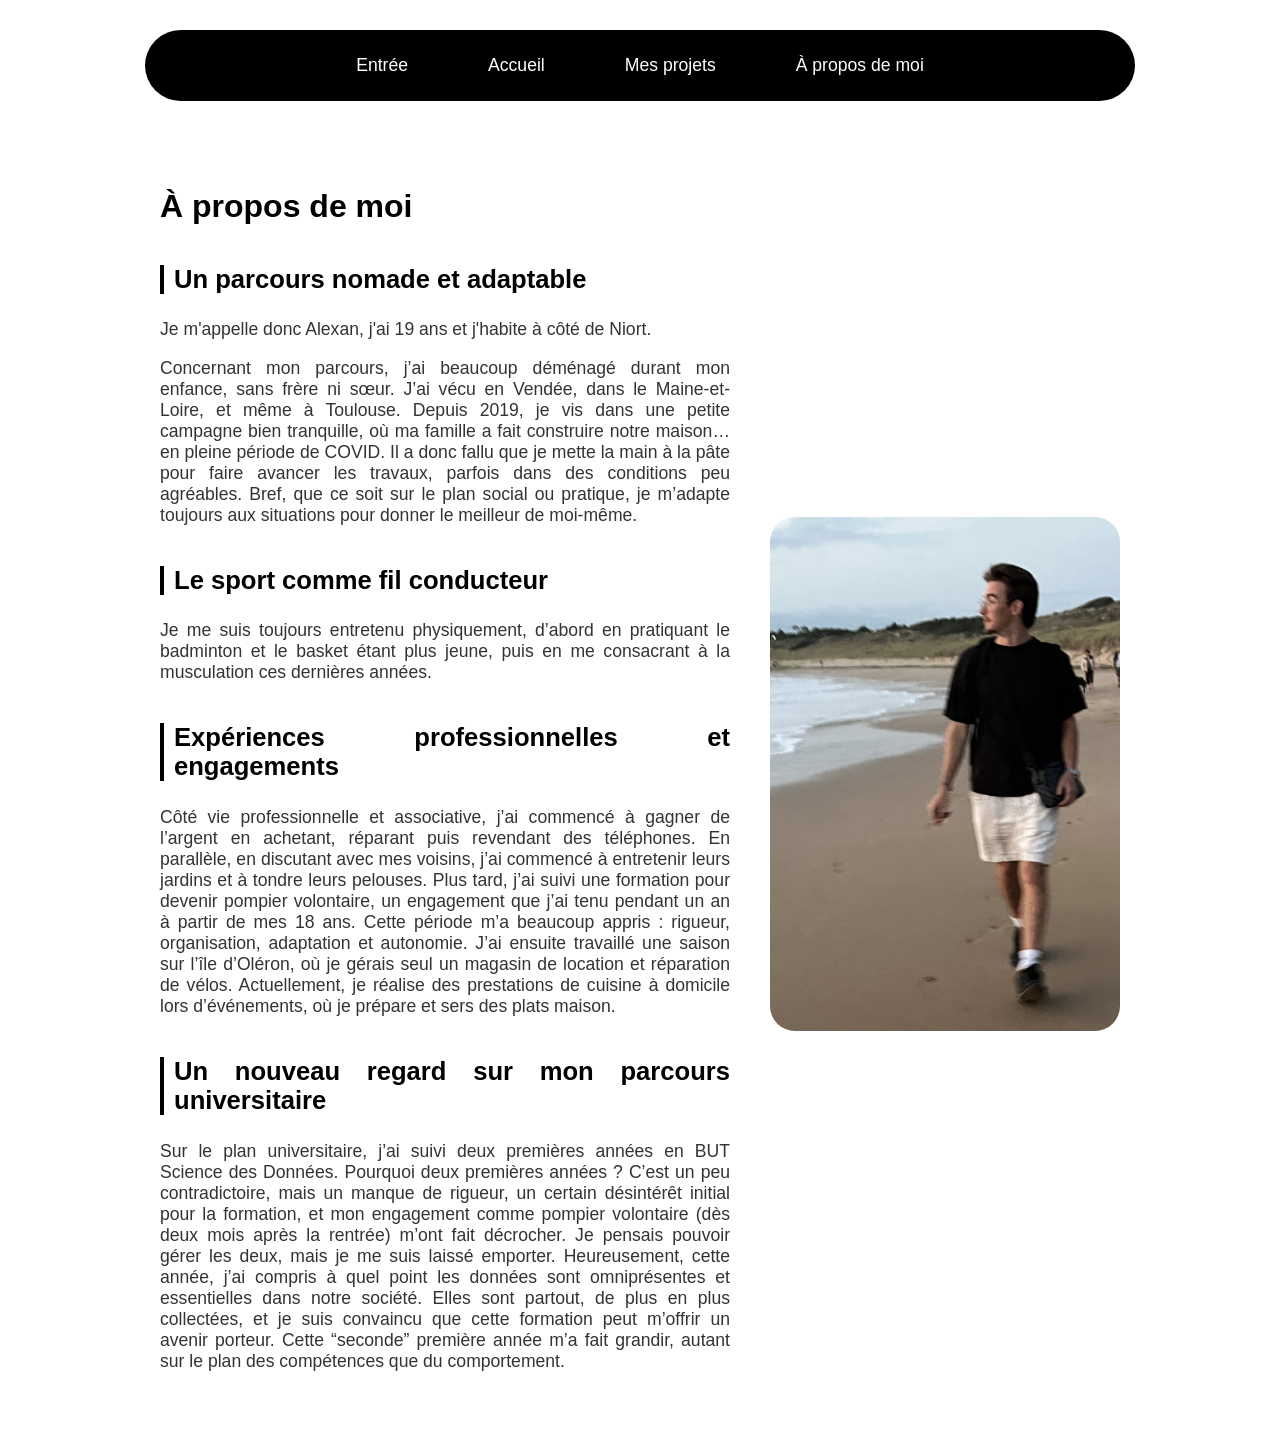
<file: portfolio/apropos.html>
<!DOCTYPE html>
<html lang="fr">
<head>
  <meta charset="UTF-8">
  <title>À propos de moi - Alexan</title>
  <meta name="viewport" content="width=device-width, initial-scale=1.0">

  <style>
    html, body {
      margin: 0;
      padding: 0;
      font-family: -apple-system, BlinkMacSystemFont, "Segoe UI", Roboto, Oxygen,
        Ubuntu, Cantarell, "Open Sans", "Helvetica Neue", sans-serif;
      background-color: white;
    }

    .navbar {
      background-color: black;
      width: 75%;
      margin: 30px auto;
      padding: 15px;
      border-radius: 50px;
      display: flex;
      justify-content: center;
      gap: 40px;
    }

    .navbar a {
      color: white;
      text-decoration: none;
      font-size: 1.1em;
      padding: 10px 20px;
      border-radius: 25px;
      transition: background-color 0.3s, color 0.3s;
    }

    .navbar a:hover {
      background-color: white;
      color: black;
    }

    .about-container {
      width: 75%;
      margin: 60px auto;
      display: flex;
      flex-wrap: wrap;
      gap: 40px;
      align-items: center;
    }

    .about-text {
      flex: 1;
      min-width: 250px;
      text-align: justify;
    }

    .about-text h2 {
      font-size: 2em;
      margin-bottom: 20px;
    }

    .about-text p {
      font-size: 1.1em;
      color: #333;
      margin-bottom: 15px;
    }

    .about-photo {
    max-width: 350px;      /* Limite la largeur sans rogner */
    width: 100%;           /* Responsive */
    height: auto;          /* Garde les proportions */
    border-radius: 25px;   /* Coins arrondis */
    display: block;        /* Supprime les petits décalages */
    }



    .fun-facts {
      width: 75%;
      margin: 40px auto;
      padding: 30px;
      background-color: #f9f9f9;
      border-left: 5px solid black;
      border-radius: 15px;
    }

    .fun-facts h3 {
      margin-bottom: 15px;
    }

    .fun-facts ul {
      margin: 0;
      padding-left: 20px;
    }

    .fun-facts li {
      margin-bottom: 8px;
    }
    h3 {
    margin-top: 40px;
    font-size: 1.6em;
    color: #000;
    border-left: 4px solid black;
    padding-left: 10px;
    }

  </style>
</head>
<body>

  <nav class="navbar">
    <a href="index.html">Entrée</a>
    <a href="portfolio.html">Accueil</a>
    <a href="projets.html">Mes projets</a>
    <a href="apropos.html">À propos de moi</a>
  </nav>

  <div class="about-container">
    <div class="about-text">
      <h2>À propos de moi</h2>
      <h3>Un parcours nomade et adaptable</h3>
      <p>Je m'appelle donc Alexan, j'ai 19 ans et j'habite à côté de Niort.</p>
      <p>Concernant mon parcours, j’ai beaucoup déménagé durant mon enfance, sans frère ni sœur. J’ai vécu en Vendée, dans le Maine-et-Loire, et même à Toulouse.  
        Depuis 2019, je vis dans une petite campagne bien tranquille, où ma famille a fait construire notre maison… en pleine période de COVID.  
        Il a donc fallu que je mette la main à la pâte pour faire avancer les travaux, parfois dans des conditions peu agréables.  
        Bref, que ce soit sur le plan social ou pratique, je m’adapte toujours aux situations pour donner le meilleur de moi-même.</p>
        <h3>Le sport comme fil conducteur</h3>
        <p>Je me suis toujours entretenu physiquement, d’abord en pratiquant le badminton et le basket étant plus jeune, puis en me consacrant à la musculation ces dernières années.</p>
        
        <h3>Expériences professionnelles et engagements</h3>
        <p>Côté vie professionnelle et associative, j’ai commencé à gagner de l’argent en achetant, réparant puis revendant des téléphones.  
        En parallèle, en discutant avec mes voisins, j’ai commencé à entretenir leurs jardins et à tondre leurs pelouses.  
        Plus tard, j’ai suivi une formation pour devenir pompier volontaire, un engagement que j’ai tenu pendant un an à partir de mes 18 ans.  
        Cette période m’a beaucoup appris : rigueur, organisation, adaptation et autonomie.  
        J’ai ensuite travaillé une saison sur l’île d’Oléron, où je gérais seul un magasin de location et réparation de vélos.  
        Actuellement, je réalise des prestations de cuisine à domicile lors d’événements, où je prépare et sers des plats maison.</p>
        
        <h3>Un nouveau regard sur mon parcours universitaire</h3>
        <p>Sur le plan universitaire, j’ai suivi deux premières années en BUT Science des Données.  
        Pourquoi deux premières années ? C’est un peu contradictoire, mais un manque de rigueur, un certain désintérêt initial pour la formation, et mon engagement comme pompier volontaire (dès deux mois après la rentrée) m’ont fait décrocher.  
        Je pensais pouvoir gérer les deux, mais je me suis laissé emporter.  
        Heureusement, cette année, j’ai compris à quel point les données sont omniprésentes et essentielles dans notre société.  
        Elles sont partout, de plus en plus collectées, et je suis convaincu que cette formation peut m’offrir un avenir porteur.  
        Cette “seconde” première année m’a fait grandir, autant sur le plan des compétences que du comportement.</p>
        
    </div>
    <img src="img/moiplage.jpeg" alt="Photo de moi" class="about-photo">
  </div>

</body>
</html>
</file>
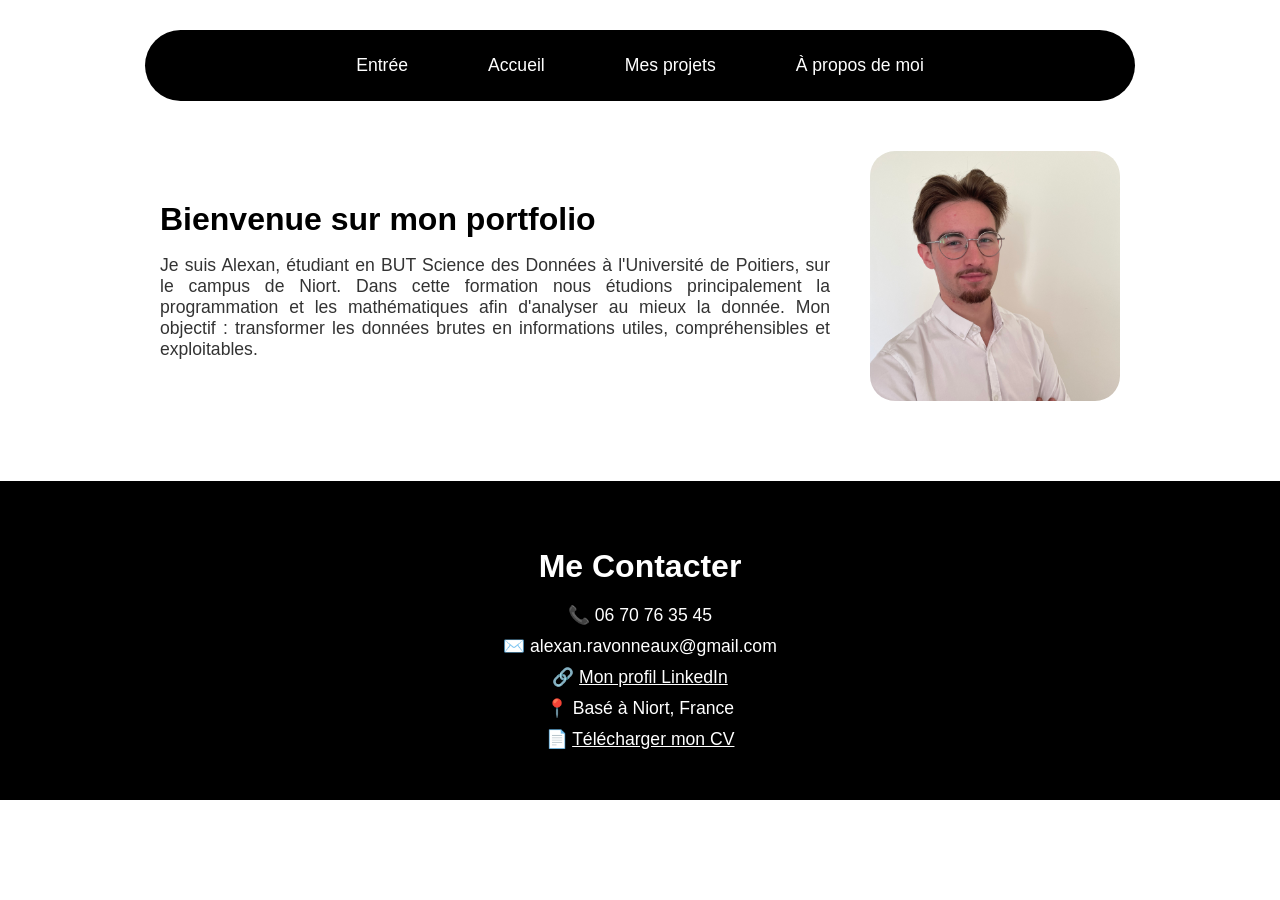
<file: portfolio/portfolio.html>
<!DOCTYPE html>
<html lang="fr">
<head>
  <meta charset="UTF-8">
  <title>Portfolio - Alexan</title>
  <meta name="viewport" content="width=device-width, initial-scale=1.0">

  <style>
    html, body {
      margin: 0;
      padding: 0;
      font-family: -apple-system, BlinkMacSystemFont, "Segoe UI", Roboto, Oxygen,
        Ubuntu, Cantarell, "Open Sans", "Helvetica Neue", sans-serif;
      background-color: white;
    }

    .navbar {
      background-color: black;
      width: 75%;
      margin: 30px auto;
      padding: 15px;
      border-radius: 50px;
      display: flex;
      justify-content: center;
      gap: 40px;
    }

    .navbar a {
      color: white;
      text-decoration: none;
      font-size: 1.1em;
      padding: 10px 20px;
      border-radius: 25px;
      transition: background-color 0.3s, color 0.3s;
    }

    .navbar a:hover {
      background-color: white;
      color: black;
    }

    .intro-section {
    display: flex;
    justify-content: center;
    align-items: center;
    width: 75%;
    margin: 50px auto;
    gap: 40px;
    flex-wrap: wrap;
    }

    .intro-section .text {
    flex: 1;
    min-width: 250px;
    }

    .intro-section .text h2 {
    font-size: 2em;
    margin-bottom: 15px;
    color: #000;
    }

    .intro-section .text p {
    font-size: 1.1em;
    color: #333;
    text-align: justify;
    }

    .intro-section .photo {
    width: 250px;
    height: 250px;
    object-fit: cover;
    border-radius: 25px;
    }
    .contact-section {
    background-color: black;
    color: white;
    padding: 40px 20px;
    text-align: center;
    margin-top: 80px;
    }

    .contact-section h2 {
    font-size: 2em;
    margin-bottom: 20px;
    }

    .contact-info p {
    font-size: 1.1em;
    margin: 10px 0;
    }

    .contact-info a {
    color: #ffffff;
    text-decoration: underline;
    }

    .contact-info a:hover {
    color: #bbbbbb;
    }

  </style>
</head>
<body>

    <nav class="navbar">
        <a href="index.html">Entrée</a>
        <a href="portfolio.html">Accueil</a>
        <a href="projets.html">Mes projets</a>
        <a href="apropos.html">À propos de moi</a>
      </nav>
  <div class="intro-section">
    <div class="text">
      <h2>Bienvenue sur mon portfolio</h2>
      <p>Je suis Alexan, étudiant en BUT Science des Données à l'Université de Poitiers, sur le campus de Niort. Dans cette formation nous étudions principalement la programmation et les mathématiques afin d'analyser au mieux la donnée. Mon objectif : transformer les données brutes en informations utiles, compréhensibles et exploitables.</p>
    </div>
    <img src="img/moichemise.jpeg" alt="Photo de profil" class="photo">
  </div>
  <footer class="contact-section">
    <h2>Me Contacter</h2>
    <div class="contact-info">
      <p>📞 06 70 76 35 45</p>
      <p>✉️ alexan.ravonneaux@gmail.com</p>
      <p>🔗 <a href="https://www.linkedin.com/in/alexan-ravonneaux-302b5a312/" target="_blank">Mon profil LinkedIn</a></p>
      <p>📍 Basé à Niort, France</p>
      <p>📄 <a href="docs/Alexan Ravonneaux.pdf" target="_blank" download>Télécharger mon CV</a></p>

    </div>
  </footer>
  

</body>
</html>
</file>
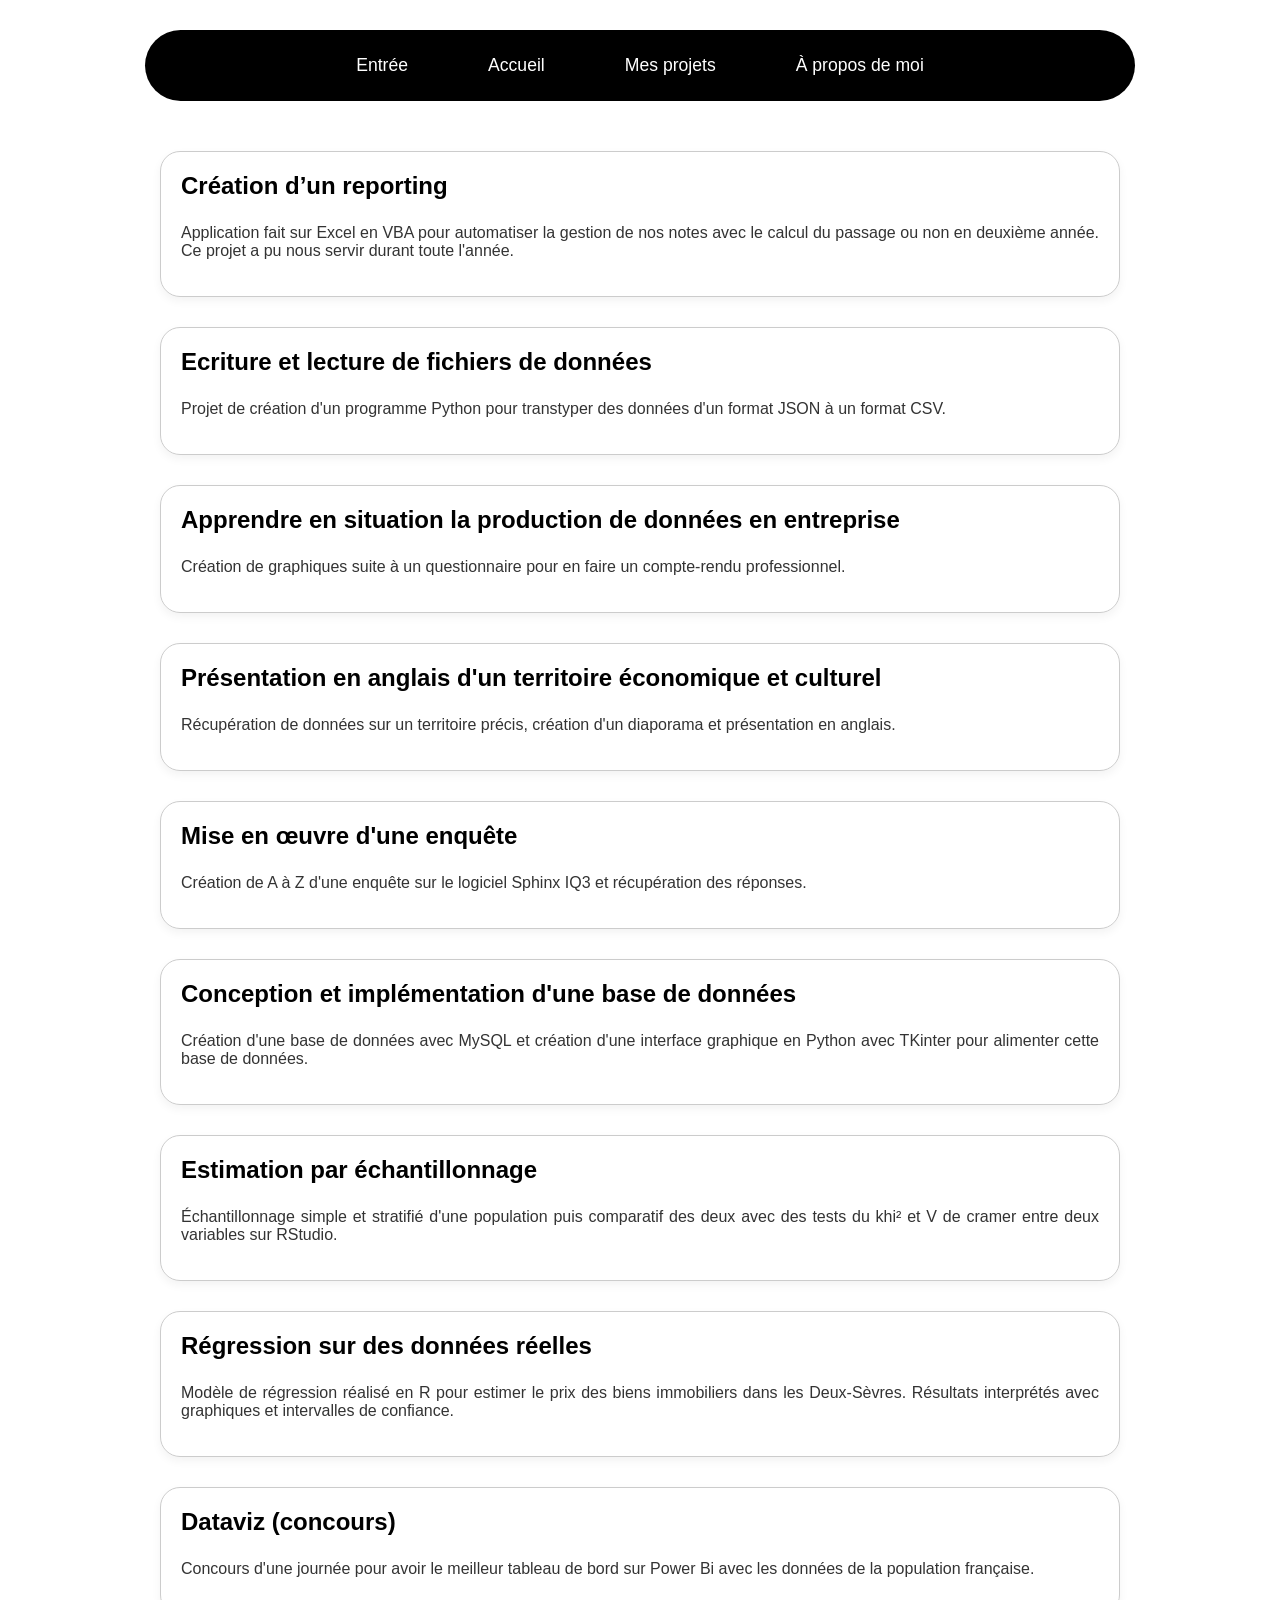
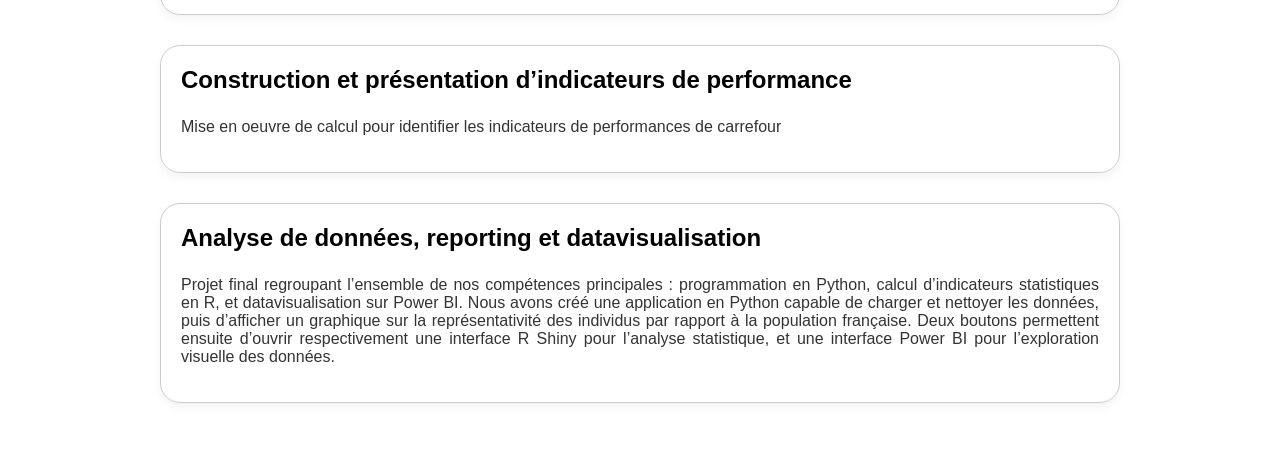
<file: portfolio/projets.html>
<!DOCTYPE html>
<html lang="fr">
<head>
  <meta charset="UTF-8">
  <title>Mes projets - Alexan</title>
  <meta name="viewport" content="width=device-width, initial-scale=1.0">

  <style>
    html, body {
      margin: 0;
      padding: 0;
      font-family: -apple-system, BlinkMacSystemFont, "Segoe UI", Roboto, Oxygen,
        Ubuntu, Cantarell, "Open Sans", "Helvetica Neue", sans-serif;
      background-color: white;
    }

    .navbar {
      background-color: black;
      width: 75%;
      margin: 30px auto;
      padding: 15px;
      border-radius: 50px;
      display: flex;
      justify-content: center;
      gap: 40px;
    }
    

    .navbar a {
      color: white;
      text-decoration: none;
      font-size: 1.1em;
      padding: 10px 20px;
      border-radius: 25px;
      transition: background-color 0.3s, color 0.3s;
    }

    .navbar a:hover {
      background-color: white;
      color: black;
    }

    .project-section {
      width: 75%;
      margin: 50px auto;
    }

    .project {
      border: 1px solid #ccc;
      border-radius: 20px;
      padding: 20px;
      margin-bottom: 30px;
      box-shadow: 0 4px 10px rgba(0,0,0,0.05);
      transition: transform 0.2s;
      text-align: justify;
    }

    .project:hover {
      transform: translateY(-5px);
    }

    .project h3 {
      margin-top: 0;
      font-size: 1.5em;
      color: #000;
    }

    .project p {
      color: #333;
    }
  </style>
</head>
<body>

    <nav class="navbar">
        <a href="index.html">Entrée</a>
        <a href="portfolio.html">Accueil</a>
        <a href="projets.html">Mes projets</a>
        <a href="apropos.html">À propos de moi</a>
      </nav>

  <section class="project-section">
    <div class="project">
      <h3>Création d’un reporting</h3>
      <p>Application fait sur Excel en VBA pour automatiser la gestion de nos notes avec le calcul du passage ou non en deuxième année. Ce projet a pu nous servir durant toute l'année.</p>
    </div>

    <div class="project">
      <h3>Ecriture et lecture de fichiers de données</h3>
      <p>Projet de création d'un programme Python pour transtyper des données d'un format JSON à un format CSV.</p>
    </div>

    <div class="project">
        <h3>Apprendre en situation la production de données en entreprise</h3>
        <p>Création de graphiques suite à un questionnaire pour en faire un compte-rendu professionnel.</p>
      </div>
    <div class="project">
        <h3>Présentation en anglais d'un territoire économique et culturel</h3>
        <p>Récupération de données sur un territoire précis, création d'un diaporama et présentation en anglais.</p>
    </div>
    
    <div class="project">
        <h3>Mise en œuvre d'une enquête</h3>
        <p>Création de A à Z d'une enquête sur le logiciel Sphinx IQ3 et récupération des réponses.</p>
    </div>

    <div class="project">
        <h3>Conception et implémentation d'une base de données</h3>
        <p>Création d'une base de données avec MySQL et création d'une interface graphique en Python avec TKinter pour alimenter cette base de données.</p>
    </div>

    <div class="project">
        <h3>Estimation par échantillonnage</h3>
        <p>Échantillonnage simple et stratifié d'une population puis comparatif des deux avec des tests du khi² et V de cramer entre deux variables sur RStudio.</p>
    </div>

    <div class="project">
        <h3>Régression sur des données réelles</h3>
        <p>Modèle de régression réalisé en R pour estimer le prix des biens immobiliers dans les Deux-Sèvres. Résultats interprétés avec graphiques et intervalles de confiance.</p>
    </div>

    <div class="project">
        <h3>Dataviz (concours)</h3>
        <p>Concours d'une journée pour avoir le meilleur tableau de bord sur Power Bi avec les données de la population française.</p>
    </div>

    <div class="project">
        <h3>Construction et présentation d’indicateurs de performance</h3>
        <p>Mise en oeuvre de calcul pour identifier les indicateurs de performances de carrefour</p>
    </div>

    <div class="project">
        <h3>Analyse de données, reporting et datavisualisation</h3>
        <p>Projet final regroupant l’ensemble de nos compétences principales : programmation en Python, calcul d’indicateurs statistiques en R, et datavisualisation sur Power BI. Nous avons créé une application en Python capable de charger et nettoyer les données, puis d’afficher un graphique sur la représentativité des individus par rapport à la population française. Deux boutons permettent ensuite d’ouvrir respectivement une interface R Shiny pour l’analyse statistique, et une interface Power BI pour l’exploration visuelle des données.</p>
    </div>
  </section>

</body>
</html>
</file>
<file: style.css>
/* ═══════════════════════════════════════════════════════
   DESIGN SYSTEM — Style Apple
   Palette : blanc, #f5f5f7, #1d1d1f, #6e6e73, #0071e3
   ═══════════════════════════════════════════════════════ */

@import url('https://fonts.googleapis.com/css2?family=Inter:wght@300;400;500;600;700;800;900&display=swap');

*, *::before, *::after {
  box-sizing: border-box;
  margin: 0;
  padding: 0;
}

:root {
  --white:       #ffffff;
  --gray-light:  #f5f5f7;
  --gray-mid:    #e8e8ed;
  --gray-border: #d2d2d7;
  --text-primary: #1d1d1f;
  --text-secondary: #6e6e73;
  --text-tertiary: #86868b;
  --blue:        #0071e3;
  --blue-hover:  #0077ed;
  --blue-light:  #e8f0fd;
  --radius-sm:   8px;
  --radius-md:   14px;
  --radius-lg:   20px;
  --radius-xl:   28px;
  --radius-full: 100px;
  --shadow-xs:   0 1px 3px rgba(0,0,0,0.08), 0 1px 2px rgba(0,0,0,0.06);
  --shadow-sm:   0 2px 8px rgba(0,0,0,0.08), 0 1px 3px rgba(0,0,0,0.05);
  --shadow-md:   0 8px 30px rgba(0,0,0,0.10), 0 2px 8px rgba(0,0,0,0.06);
  --shadow-lg:   0 20px 60px rgba(0,0,0,0.12), 0 4px 16px rgba(0,0,0,0.06);
  --transition:  all 0.35s cubic-bezier(0.4, 0, 0.2, 1);
}

html { scroll-behavior: smooth; }

body {
  font-family: 'Inter', -apple-system, BlinkMacSystemFont, 'SF Pro Display', 'Helvetica Neue', sans-serif;
  background: var(--white);
  color: var(--text-primary);
  line-height: 1.6;
  -webkit-font-smoothing: antialiased;
  -moz-osx-font-smoothing: grayscale;
  overflow-x: hidden;
}

/* ── Scrollbar ── */
::-webkit-scrollbar { width: 6px; }
::-webkit-scrollbar-track { background: transparent; }
::-webkit-scrollbar-thumb { background: var(--gray-border); border-radius: 3px; }

/* ════════════════════════════════════════
   NAVBAR — Apple style
════════════════════════════════════════ */
.navbar {
  position: fixed;
  top: 0;
  left: 0;
  right: 0;
  z-index: 1000;
  height: 52px;
  display: flex;
  align-items: center;
  justify-content: space-between;
  padding: 0 40px;
  background: rgba(255,255,255,0.72);
  backdrop-filter: saturate(180%) blur(20px);
  -webkit-backdrop-filter: saturate(180%) blur(20px);
  border-bottom: 1px solid rgba(0,0,0,0.08);
  transition: var(--transition);
}

.navbar.scrolled {
  background: rgba(255,255,255,0.88);
}

.navbar-brand {
  font-size: 0.95em;
  font-weight: 700;
  color: var(--text-primary);
  text-decoration: none;
  letter-spacing: -0.01em;
}

.navbar-links {
  display: flex;
  gap: 0;
  align-items: center;
}

.navbar-links a {
  color: var(--text-secondary);
  text-decoration: none;
  font-size: 0.82em;
  font-weight: 500;
  padding: 6px 14px;
  border-radius: var(--radius-full);
  transition: color 0.2s;
}

.navbar-links a:hover {
  color: var(--text-primary);
}

.navbar-links a.active {
  color: var(--text-primary);
  font-weight: 600;
}

/* ════════════════════════════════════════
   SECTIONS
════════════════════════════════════════ */
.section-white { background: var(--white); }
.section-gray  { background: var(--gray-light); }

.section-inner {
  max-width: 980px;
  margin: 0 auto;
  padding: 100px 40px;
}

.section-inner.narrow {
  max-width: 680px;
}

/* ════════════════════════════════════════
   TYPOGRAPHY — Apple oversized style
════════════════════════════════════════ */
.headline-xl {
  font-size: clamp(2.8em, 7vw, 5.5em);
  font-weight: 800;
  letter-spacing: -0.04em;
  line-height: 1.05;
  color: var(--text-primary);
}

.headline-lg {
  font-size: clamp(2em, 4.5vw, 3.5em);
  font-weight: 700;
  letter-spacing: -0.03em;
  line-height: 1.1;
  color: var(--text-primary);
}

.headline-md {
  font-size: clamp(1.4em, 2.5vw, 2em);
  font-weight: 700;
  letter-spacing: -0.02em;
  line-height: 1.2;
  color: var(--text-primary);
}

.body-lg {
  font-size: 1.15em;
  color: var(--text-secondary);
  line-height: 1.75;
  font-weight: 400;
}

.body-md {
  font-size: 1em;
  color: var(--text-secondary);
  line-height: 1.7;
}

.label {
  font-size: 0.78em;
  font-weight: 700;
  letter-spacing: 0.05em;
  color: var(--blue);
  text-transform: uppercase;
  margin-bottom: 12px;
}

/* ════════════════════════════════════════
   BUTTONS — Apple style
════════════════════════════════════════ */
.btn-apple {
  display: inline-flex;
  align-items: center;
  gap: 6px;
  background: var(--blue);
  color: white;
  text-decoration: none;
  border-radius: var(--radius-full);
  padding: 12px 22px;
  font-size: 0.88em;
  font-weight: 600;
  font-family: inherit;
  border: none;
  cursor: pointer;
  transition: var(--transition);
  white-space: nowrap;
}

.btn-apple:hover {
  background: var(--blue-hover);
  transform: scale(1.02);
}

.btn-apple-ghost {
  display: inline-flex;
  align-items: center;
  gap: 6px;
  background: transparent;
  color: var(--blue);
  text-decoration: none;
  border-radius: var(--radius-full);
  padding: 12px 22px;
  font-size: 0.88em;
  font-weight: 600;
  font-family: inherit;
  border: none;
  cursor: pointer;
  transition: var(--transition);
}

.btn-apple-ghost:hover {
  color: var(--blue-hover);
  background: var(--blue-light);
}

/* ════════════════════════════════════════
   CARDS
════════════════════════════════════════ */
.card-apple {
  background: var(--white);
  border-radius: var(--radius-xl);
  padding: 36px;
  box-shadow: var(--shadow-sm);
  transition: var(--transition);
}

.card-apple:hover {
  box-shadow: var(--shadow-lg);
  transform: translateY(-4px);
}

.card-apple-gray {
  background: var(--gray-light);
  border-radius: var(--radius-xl);
  padding: 36px;
  transition: var(--transition);
}

.card-apple-gray:hover {
  background: var(--gray-mid);
  transform: translateY(-3px);
}

/* ════════════════════════════════════════
   TAGS
════════════════════════════════════════ */
.chip {
  display: inline-flex;
  align-items: center;
  gap: 4px;
  font-size: 0.72em;
  font-weight: 600;
  padding: 4px 10px;
  border-radius: var(--radius-full);
  background: var(--gray-mid);
  color: var(--text-secondary);
  letter-spacing: 0.01em;
}

.chip.blue   { background: #dbeafe; color: #1d4ed8; }
.chip.green  { background: #d1fae5; color: #065f46; }
.chip.purple { background: #ede9fe; color: #5b21b6; }
.chip.orange { background: #fff7ed; color: #9a3412; }
.chip.pink   { background: #fce7f3; color: #9d174d; }

/* ════════════════════════════════════════
   SCROLL ANIMATIONS
════════════════════════════════════════ */
.reveal {
  opacity: 0;
  transform: translateY(30px);
  transition: opacity 0.7s cubic-bezier(0.4, 0, 0.2, 1),
              transform 0.7s cubic-bezier(0.4, 0, 0.2, 1);
}

.reveal.visible {
  opacity: 1;
  transform: translateY(0);
}

.reveal-delay-1 { transition-delay: 0.1s; }
.reveal-delay-2 { transition-delay: 0.2s; }
.reveal-delay-3 { transition-delay: 0.3s; }
.reveal-delay-4 { transition-delay: 0.4s; }

/* ════════════════════════════════════════
   DIVIDER
════════════════════════════════════════ */
.divider {
  height: 1px;
  background: var(--gray-mid);
  margin: 0;
}

/* ════════════════════════════════════════
   FOOTER
════════════════════════════════════════ */
footer.site-footer {
  background: var(--gray-light);
  padding: 60px 40px 40px;
  text-align: center;
}

footer.site-footer h2 {
  font-size: clamp(1.6em, 3vw, 2.4em);
  font-weight: 700;
  letter-spacing: -0.02em;
  color: var(--text-primary);
  margin-bottom: 8px;
}

footer.site-footer .footer-sub {
  color: var(--text-secondary);
  font-size: 0.95em;
  margin-bottom: 36px;
}

.contact-grid {
  display: flex;
  justify-content: center;
  flex-wrap: wrap;
  gap: 12px;
  max-width: 800px;
  margin: 0 auto 40px;
}

.contact-item {
  display: flex;
  align-items: center;
  gap: 8px;
  background: var(--white);
  border: 1px solid var(--gray-border);
  border-radius: var(--radius-md);
  padding: 12px 18px;
  text-decoration: none;
  color: var(--text-secondary);
  font-size: 0.85em;
  font-weight: 500;
  transition: var(--transition);
  box-shadow: var(--shadow-xs);
}

.contact-item:hover {
  border-color: var(--blue);
  color: var(--blue);
  box-shadow: var(--shadow-sm);
  transform: translateY(-1px);
}

.footer-nav {
  display: flex;
  justify-content: center;
  gap: 24px;
  flex-wrap: wrap;
  margin-bottom: 24px;
  border-top: 1px solid var(--gray-border);
  padding-top: 24px;
}

.footer-nav a {
  color: var(--text-tertiary);
  text-decoration: none;
  font-size: 0.78em;
  transition: color 0.2s;
}

.footer-nav a:hover { color: var(--text-primary); }

.footer-copy {
  color: var(--text-tertiary);
  font-size: 0.75em;
}

/* ════════════════════════════════════════
   RESPONSIVE
════════════════════════════════════════ */
@media (max-width: 768px) {
  .navbar { padding: 0 20px; }
  .navbar-links a { font-size: 0.78em; padding: 6px 10px; }
  .section-inner { padding: 70px 24px; }
  footer.site-footer { padding: 48px 24px 32px; }
}

/* ════════════════════════════════════════
   GLOBAL JS SCROLL INIT
════════════════════════════════════════ */
</file>
